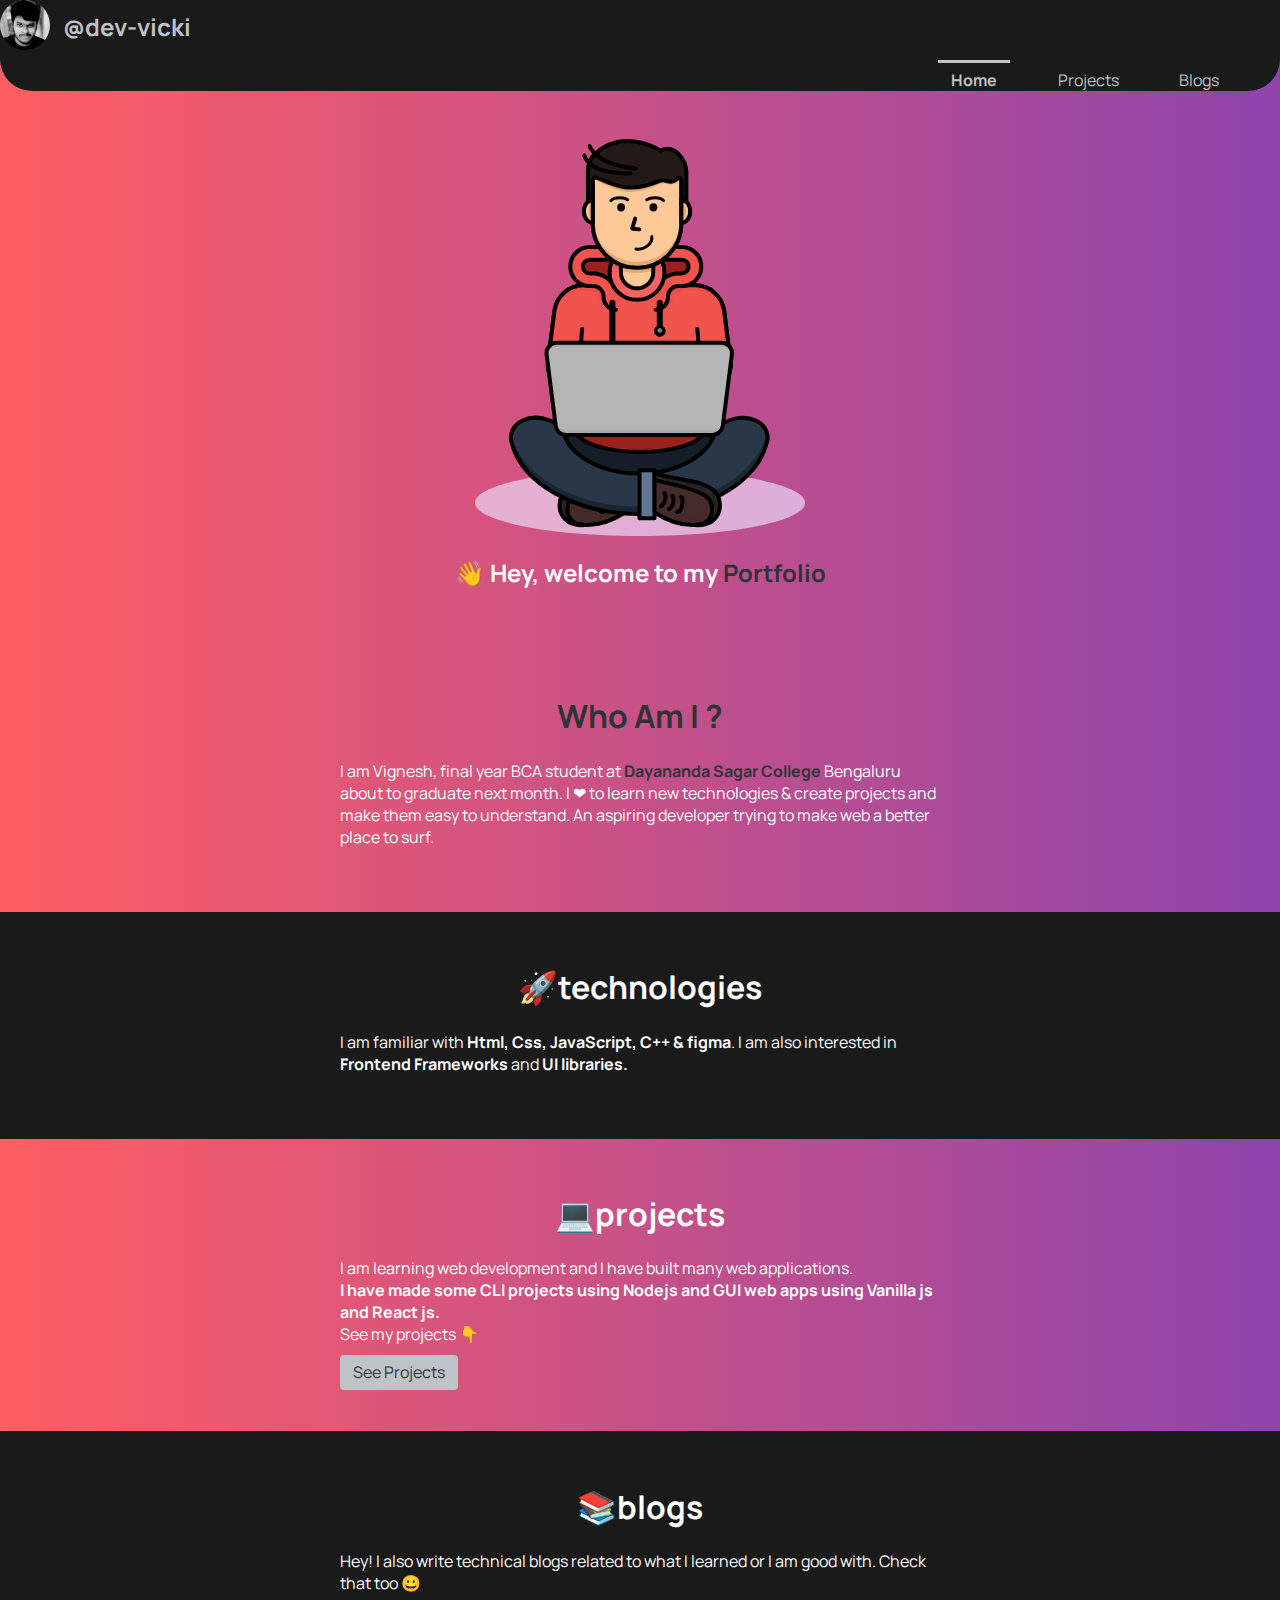
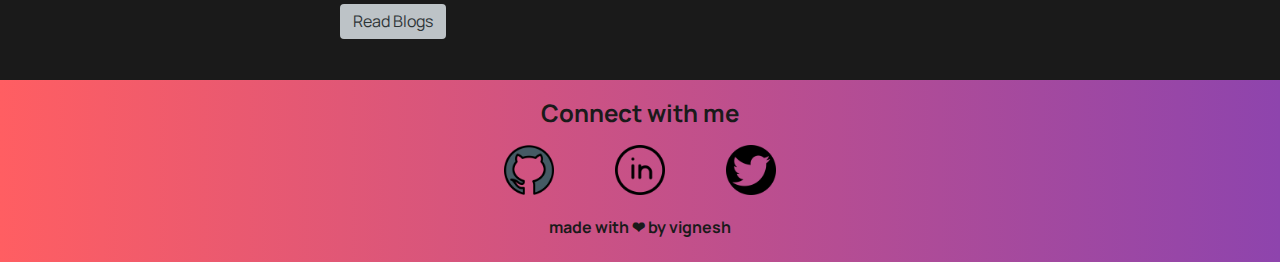
<file: index.html>
<!DOCTYPE html>
<html lang="en">
<head>
    <meta charset="UTF-8">
    <meta http-equiv="X-UA-Compatible" content="IE=edge">
    <meta name="viewport" content="width=device-width, initial-scale=1.0">
    <title>Home | Vignesh</title>
    <link rel="stylesheet" href="style.css">
</head>
<body>
        <nav class="navigation">
        <img src="./assets/Vicki.jpg" alt="nav-logo" class="nav-logo" />
        <div class="nav-brand">@dev-vicki</div>
        <ul class="nav-pill list-non-bullet">
            <li class="list-item-inline">
                <a class="link link-active" href="/">Home</a>
            </li>
            <li class="list-item-inline">
                <a class="link" href="projects.html">Projects</a>
            </li>
            <li class="list-item-inline">
                <a class="link" href="blogs.html">Blogs</a>
            </li>
        </ul>
    </nav>

    <header class="hero">
        <img class="hero-img" src="/assets/hero-pic.svg" alt="hero-image">
        <h2 class="hero-heading"> 👋 Hey, welcome to my
            <span class="heading-inverse"> Portfolio</span>
        </h2>
    </header>

        <section class="section">
        <div class="container container-center">
            <h1 class="heading">Who Am I ?</h1>
            <p>I am Vignesh, final year BCA student at <a href="https://dscasc.edu.in/" target="_blank" style="text-decoration: none; color: #2d3436;" ><strong> Dayananda Sagar College </strong></a>  Bengaluru about to graduate next month.
            I ❤ to learn new technologies & create projects and make them easy to understand.
            An aspiring developer trying to make web a better place to surf.
            </p>
        </div>
    </section>

    <section class="section dark-section">
        <div class="container container-center">
            <h1>🚀technologies</h1>
            <p>I am familiar with <strong >Html, Css, JavaScript, C++ & figma</strong>.
                I am also interested in <strong>Frontend Frameworks </strong>and <strong>UI libraries.</strong></p>
        </div>
    </section>

    <section class="section ">
        <div class="container container-center">
            <h1>💻projects</h1>
            <p>I am learning web development and I have built many web applications.<br>
                <strong>
                    I have made some CLI projects using Nodejs and GUI web apps using Vanilla js and React js.
                </strong><br>
                See my projects 👇
            </p>
            <a class="link primary-link" href="projects.html">See Projects</a>
        </div>
    </section>

    <section class="section dark-section">
        <div class="container container-center">
            <h1>📚blogs</h1>
            <p>Hey! I also write technical blogs related to what I learned or I am good with. Check that too 😀</p>
            <a class="link primary-link" href="blogs.html">Read Blogs</a>
        </div>
    </section>

        <footer class="footer">
        <div class="footer-header">Connect with me</div>
        <ul class="social-links list-non-bullet">
            <li class="list-item-inline"><a class="link" href="https://github.com/dev-vicki"><img
                        src="./assets/github.png" alt=""></a></li>
            <li class="list-item-inline"><a class="link" href="https://www.linkedin.com/in/vignesh77/"><img
                        src="./assets/linkedin.png" alt=""></a></li>
            <li class="list-item-inline"><a class="link" href="https://twitter.com/dev_vicki"><img
                        src="./assets/twitter.png" alt=""></a></li>
            <div class="footer-footer">made with ❤ by vignesh</div>
    </footer>
</body>
</html>

<!--
        background-image: linear-gradient(to right,#e052a0,#f15c41);

.contribute .contribute__c2a {
    background-image: linear-gradient(to right,#e052a0,#f15c41);
    color: #fff;
    cursor: pointer;
    border-radius: 3px;
    display: inline-block;
    font-size: 17px;
    font-weight: 600;
    padding: 14px 14px 13px;
    transition: box-shadow 140ms;
}
 -->
</file>
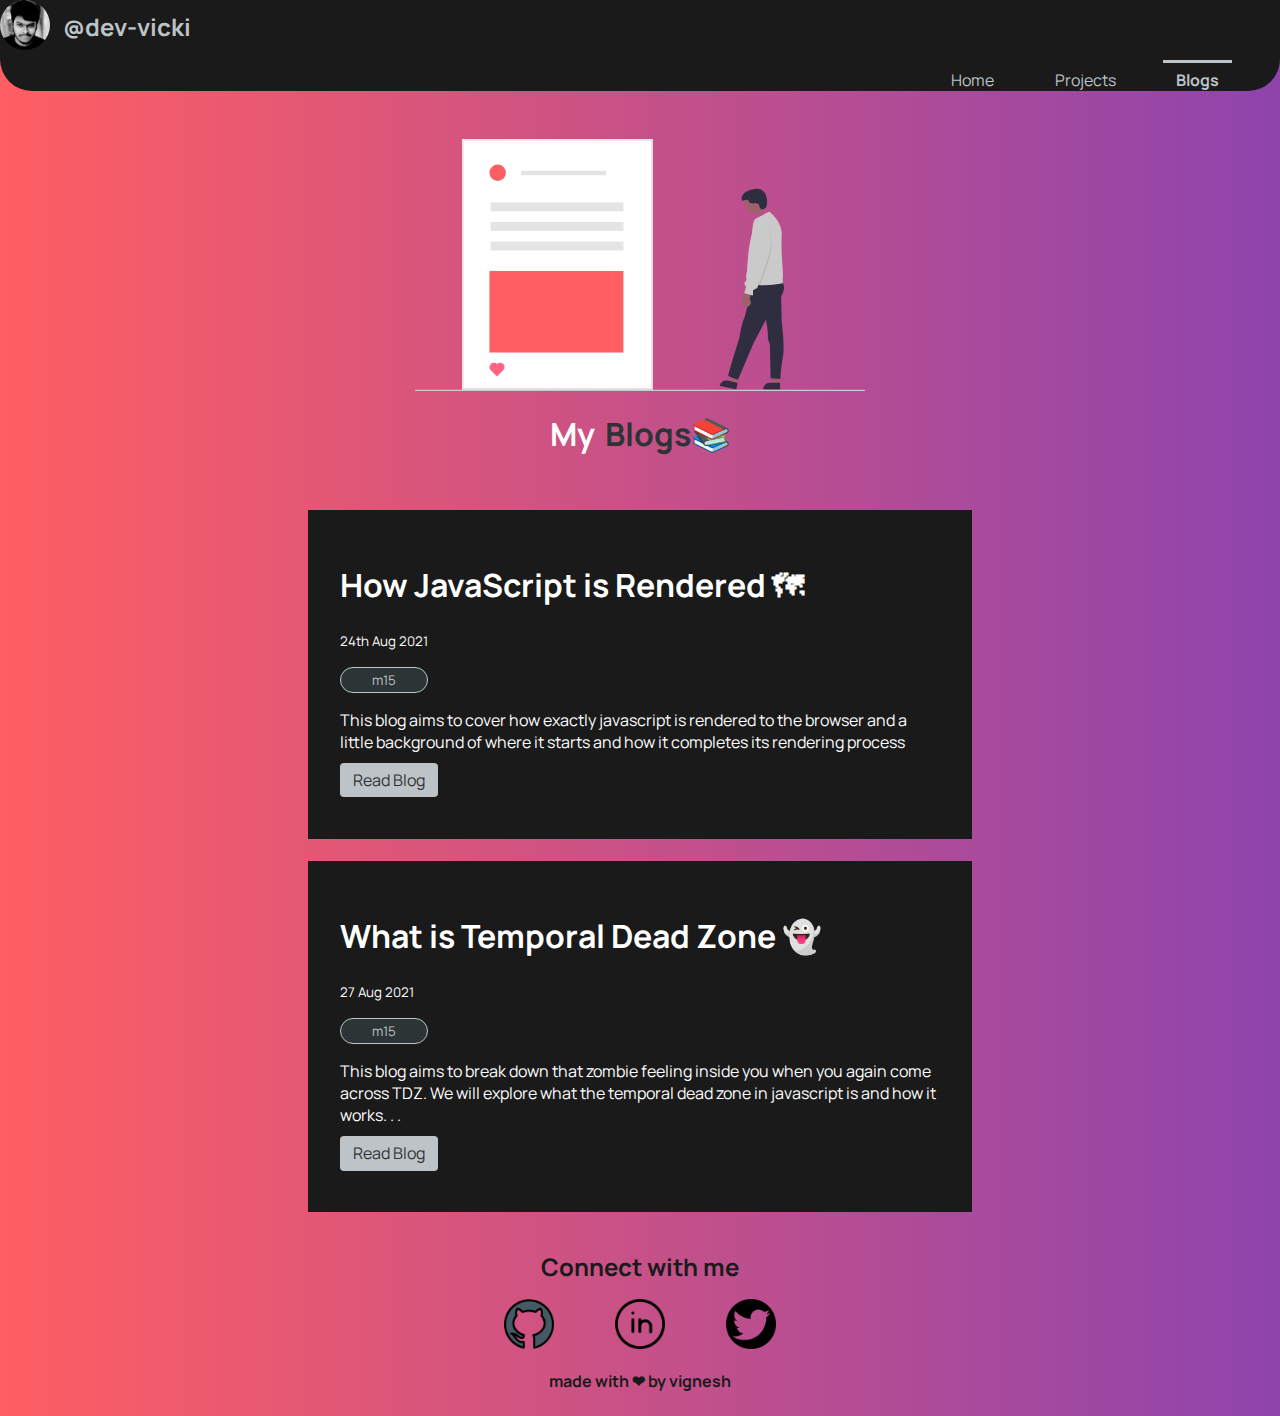
<file: blogs.html>
<!DOCTYPE html>
<html lang="en">

<head>
    <meta charset="UTF-8">
    <meta http-equiv="X-UA-Compatible" content="IE=edge">
    <meta name="viewport" content="width=device-width, initial-scale=1.0">
    <title>Blogs | Vignesh</title>
    <link rel="stylesheet" href="style.css">
</head>

<body>
    <nav class="navigation">
        <img src="./assets/Vicki.jpg" alt="nav-logo" class="nav-logo" />
        <div class="nav-brand">@dev-vicki</div>
        <ul class="nav-pill list-non-bullet">
            <li class="list-item-inline">
                <a class="link" href="/">Home</a>
            </li>
            <li class="list-item-inline">
                <a class="link" href="projects.html">Projects</a>
            </li>
            <li class="list-item-inline">
                <a class="link link-active" href="blogs.html">Blogs</a>
            </li>
        </ul>
    </nav>

    <header class="hero">
        <img class="hero-img" src="/assets/blogs.svg" alt="hero-image">

        <h1 class="hero-heading">My<span class="heading-inverse" style="margin-left: 10px;">Blogs</span>📚
        </h1>
    </header>


    <div class="blog-card section dark-section container container-center">
        <h1 style="text-align: left;"> How JavaScript is Rendered 🗺 </h1>
        <small>24th Aug 2021</small>
        <div class="badge">
            m15
        </div>
        <p>This blog aims to cover how exactly javascript is rendered to the browser and a little background of where it starts and how it completes its rendering process </p>

        <a class="link primary-link" href="/blogs/article1.html">Read Blog</a>
    </div>
    <br>

    <div class="blog-card section dark-section container container-center">
        <h1 style="text-align: left;">What is Temporal Dead Zone 👻 </h1>
        <small>27 Aug 2021</small>
        <div class="badge">
            m15
        </div>
        <p>This blog aims to break down that zombie feeling inside you when you again come across TDZ. We will explore what the temporal dead zone in javascript is and how it works. . .</p>

        <a class="link primary-link" href="/blogs/article2.html">Read Blog</a>
    </div>
    <br>


    <footer class="footer">
        <div class="footer-header">Connect with me</div>
        <ul class="social-links list-non-bullet">
            <li class="list-item-inline"><a class="link" href="https://github.com/dev-vicki"><img
                        src="./assets/github.png" alt=""></a></li>
            <li class="list-item-inline"><a class="link" href="https://www.linkedin.com/in/vignesh77/"><img
                        src="./assets/linkedin.png" alt=""></a></li>
            <li class="list-item-inline"><a class="link" href="https://twitter.com/dev_vicki"><img
                        src="./assets/twitter.png" alt=""></a></li>
            <div class="footer-footer">made with ❤ by vignesh</div>
    </footer>
</body>

</html>
</file>
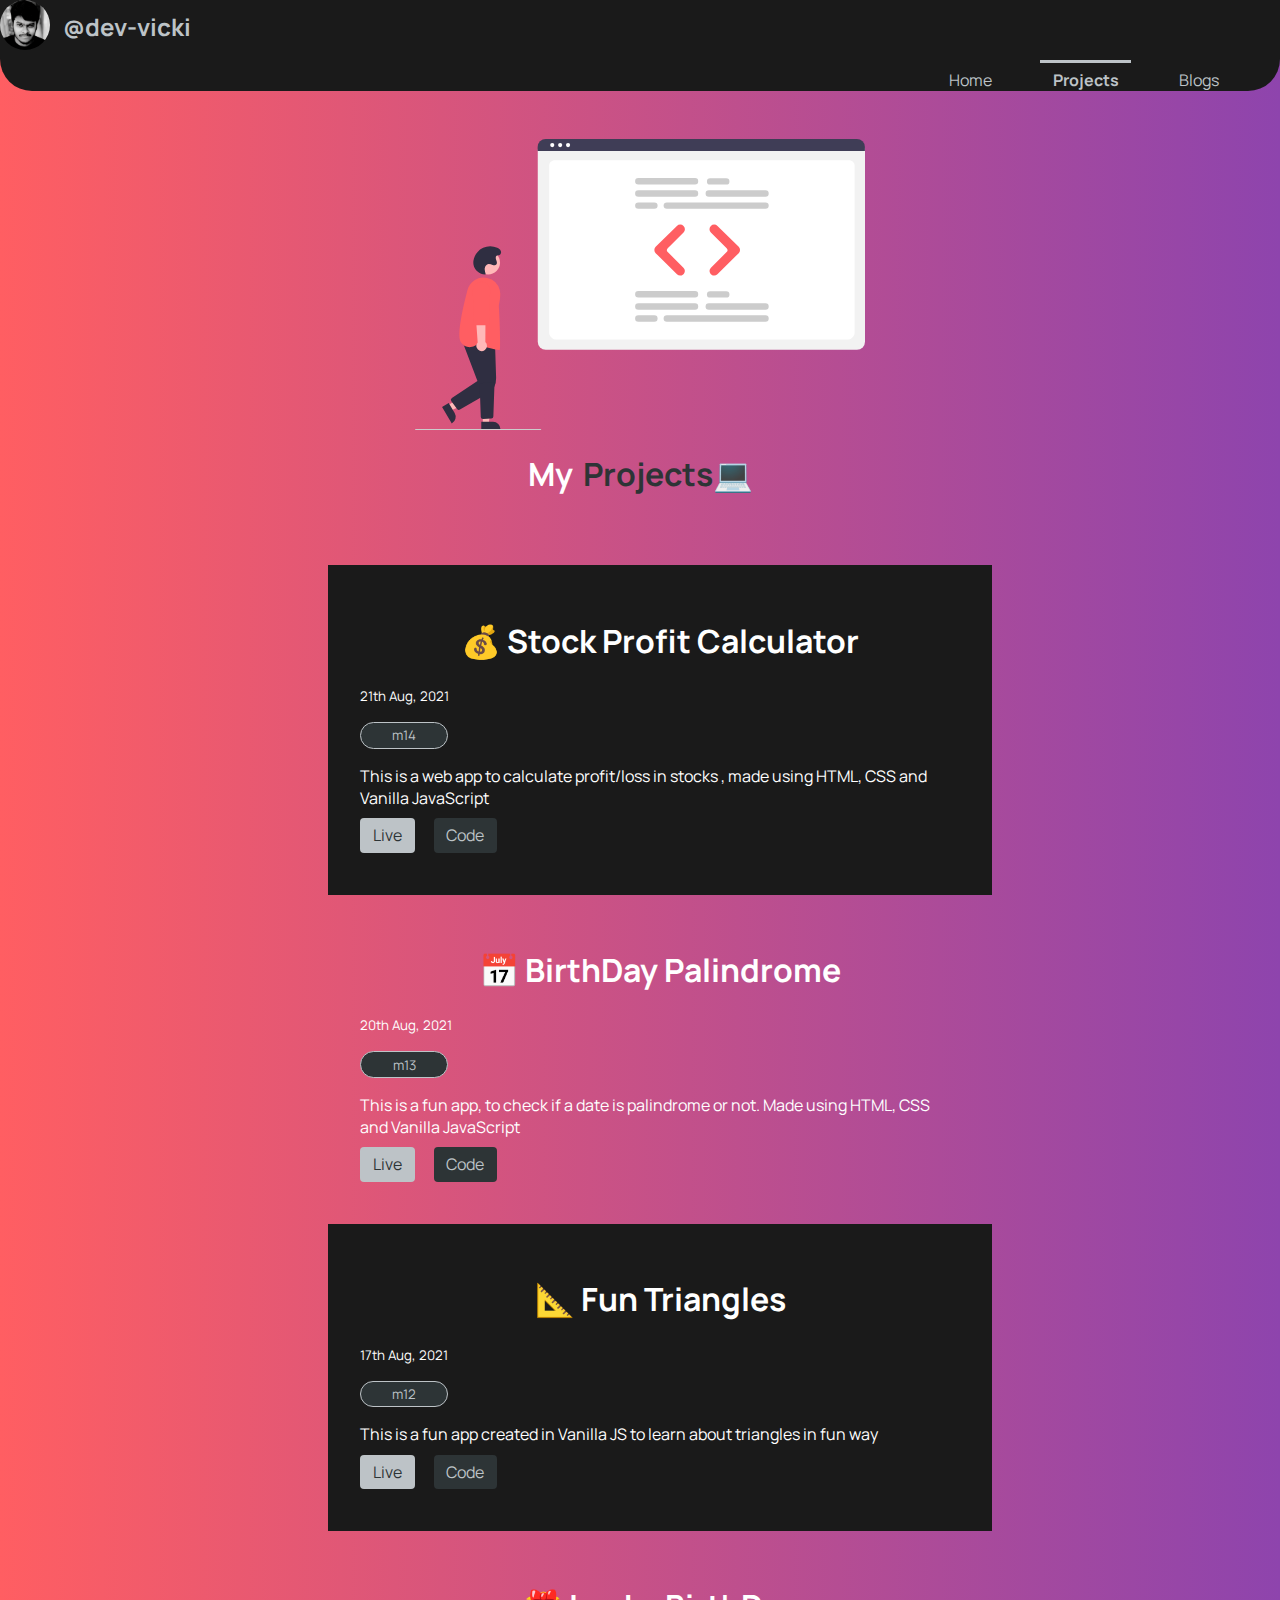
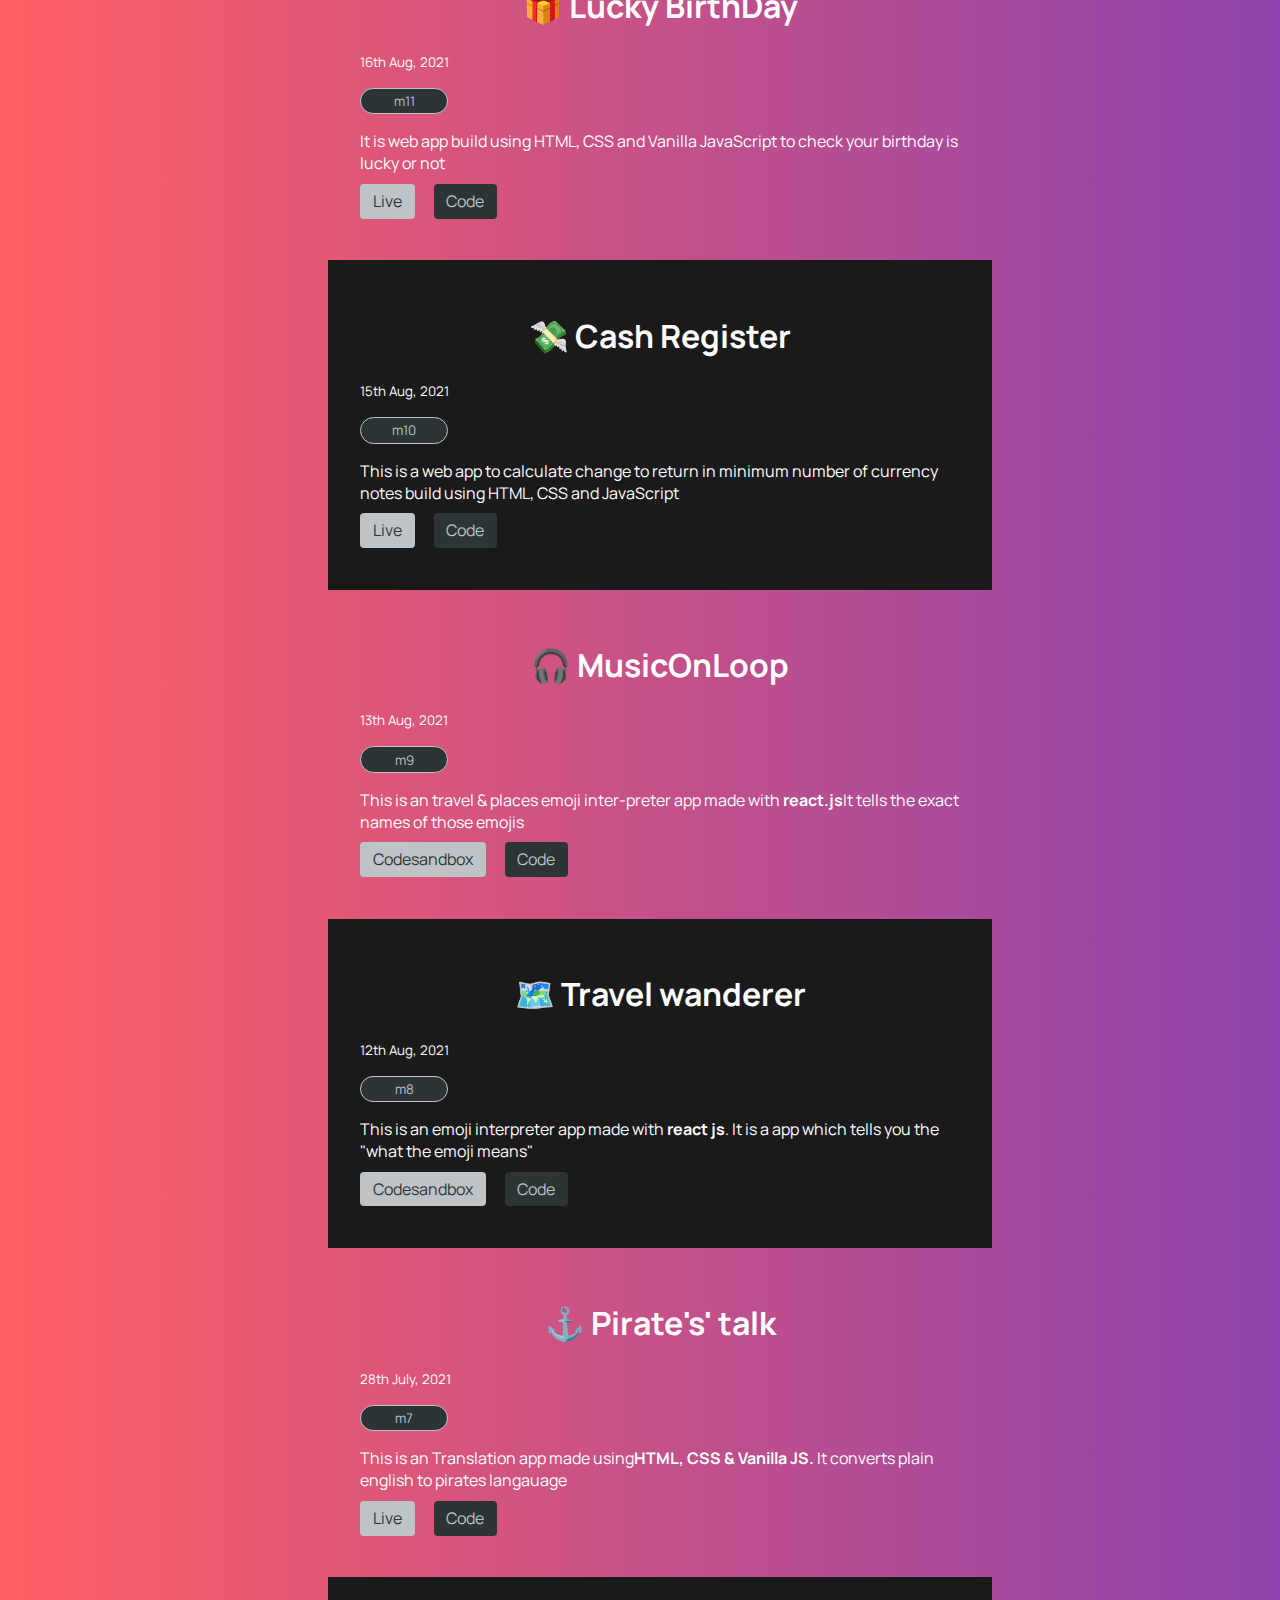
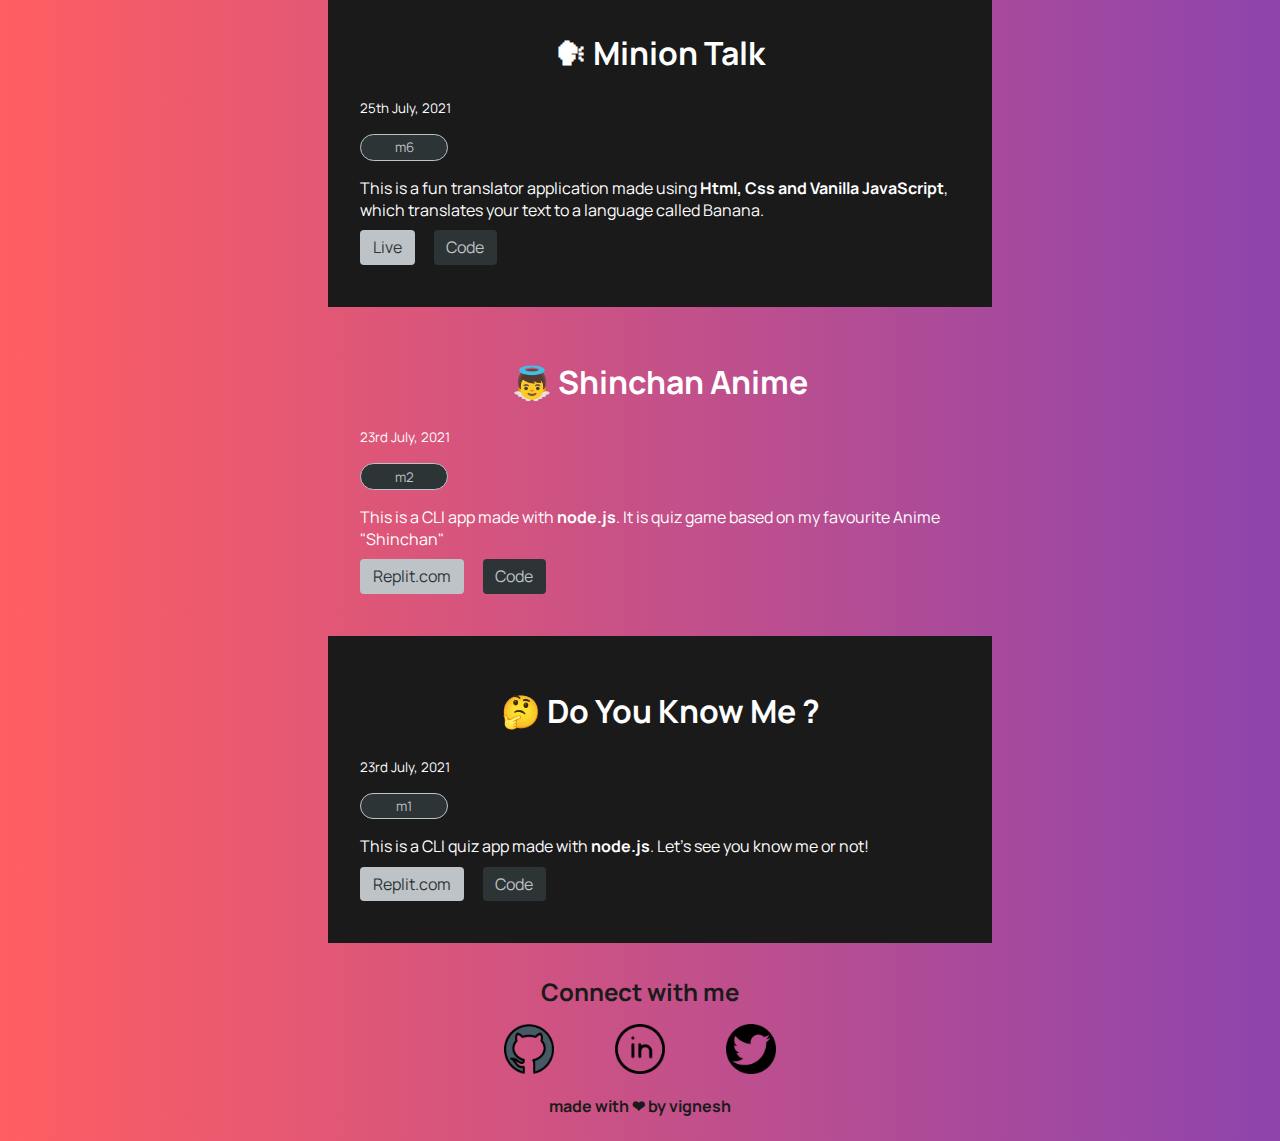
<file: projects.html>
<!DOCTYPE html>
<html lang="en">

<head>
    <meta charset="UTF-8">
    <meta http-equiv="X-UA-Compatible" content="IE=edge">
    <meta name="viewport" content="width=device-width, initial-scale=1.0">
    <title>Projects | Vignesh</title>
    <link rel="stylesheet" href="style.css">
</head>

<body>
    <nav class="navigation">
        <img src="./assets/Vicki.jpg" alt="nav-logo" class="nav-logo" />
        <div class="nav-brand">@dev-vicki</div>
        <ul class="nav-pill list-non-bullet">
            <li class="list-item-inline">
                <a class="link " href="/">Home</a>
            </li>
            <li class="list-item-inline">
                <a class="link link-active" href="projects.html">Projects</a>
            </li>
            <li class="list-item-inline">
                <a class="link" href="blogs.html">Blogs</a>
            </li>
        </ul>
    </nav>



    <header class="hero">
        <img class="hero-img" src="/assets/projects.svg" alt="hero-image">

        <h1 class="hero-heading">My<span style="margin-left: 10px;" class="heading-inverse">Projects</span>💻
        </h1>
    </header>


    <ul class="list-non-bullet">

        <li>
            <div class="section dark-section container container-center">
                <h1>💰 Stock Profit Calculator </h1>
                <small>21th Aug, 2021</small>
                <br>
                <div class="badge">
                    m14
                </div>
                <p>This is a web app to calculate profit/loss in stocks , made using HTML, CSS and Vanilla JavaScript
                </p>
                <a href="https://stock-calculater.netlify.app/" class="link primary-link" style="margin-right: 1rem;">Live</a>
                <a href="https://github.com/dev-vicki/stock-profit-analyzer" class="link secondary-link">Code</a>
            </div>
        </li>


        <li>
            <div class="section container container-center">
                <h1>📅 BirthDay Palindrome </h1>
                <small>20th Aug, 2021</small>
                <br>
                <div class="badge">
                    m13
                </div>
                <p>This is a fun app, to check if a date is palindrome or not. Made using HTML, CSS and Vanilla
                    JavaScript </p>
                <a href="https://palin-bday.netlify.app/" class="link primary-link" style="margin-right: 1rem;">Live</a>
                <a href="https://github.com/dev-vicki/palindrome" class="link secondary-link">Code</a>
            </div>
        </li>

        <li>
            <div class="section dark-section container container-center">
                <h1>📐 Fun Triangles </h1>
                <small>17th Aug, 2021</small>
                <br>
                <div class="badge">
                    m12
                </div>
                <p>This is a fun app created in Vanilla JS to learn about triangles in fun way</p>
                <a href="https://try-triangle.netlify.app/" class="link primary-link" style="margin-right: 1rem;">Live</a>
                <a href="https://github.com/dev-vicki/try-triangle" class="link secondary-link">Code</a>
            </div>
        </li>

        <li>
            <div class="section container container-center">
                <h1>🎁 Lucky BirthDay </h1>
                <small>16th Aug, 2021</small>
                <br>
                <div class="badge">
                    m11
                </div>
                <p>It is web app build using HTML, CSS and Vanilla JavaScript to check your birthday is lucky or not
                </p>
                <a href="https://luckkybday.netlify.app/" class="link primary-link" style="margin-right: 1rem;">Live</a>
                <a href="https://github.com/dev-vicki/lucky-birthday" class="link secondary-link">Code</a>
            </div>
        </li>

        <li>
            <div class="section dark-section container container-center">
                <h1>💸 Cash Register </h1>
                <small>15th Aug, 2021</small>
                <br>
                <div class="badge">
                    m10
                </div>
                <p>This is a web app to calculate change to return in minimum number of currency notes build using HTML,
                    CSS and JavaScript</p>
                <a href="https://cashregistryy.netlify.app/" class="link primary-link" style="margin-right: 1rem;">Live</a>
                <a href="https://github.com/dev-vicki/cash-register" class="link secondary-link">Code</a>
            </div>
        </li>

        <li>
            <div class="section container container-center">
                <h1> 🎧 MusicOnLoop</h1>
                <small>13th Aug, 2021</small>
                <br>
                <div class="badge">
                    m9
                </div>
                <p>This is an travel & places emoji inter-preter app made with <strong>react.js</strong>It tells the
                    exact names of those emojis</p>
                <a href="https://v30ue.csb.app/" class="link primary-link" style="margin-right: 1rem;">Codesandbox</a>
                <a href="https://github.com/dev-vicki/musicOnLoop" class="link secondary-link">Code</a>
            </div>
        </li>

        <li>
            <div class="section dark-section container container-center">
                <h1> 🗺️ Travel wanderer</h1>
                <small>12th Aug, 2021</small>
                <br>
                <div class="badge">
                    m8
                </div>
                <p>This is an emoji interpreter app made with <strong>react js</strong>. It is a app which tells you the
                    "what the emoji means"</p>
                <a href="https://rwnme.csb.app/" class="link primary-link" style="margin-right: 1rem;">Codesandbox</a>
                <a href="https://github.com/dev-vicki/emojiInterpreter" class="link secondary-link">Code</a>
            </div>
        </li>

        <li>
            <div class="section container container-center">
                <h1> ⚓ Pirate's' talk </h1>
                <small>28th July, 2021</small>
                <br>
                <div class="badge">
                    m7
                </div>
                <p>This is an Translation app made using<strong>HTML, CSS & Vanilla JS.</strong> It converts plain
                    english to pirates langauage</p>
                <a href="https://pirate-speaking.netlify.app/" class="link primary-link" style="margin-right: 1rem;">Live</a>
                <a href="https://github.com/dev-vicki/pirate-language" class="link secondary-link">Code</a>
            </div>
        </li>

        <li>
            <div class="section dark-section container container-center">
                <h1> 🗣 Minion Talk</h1>
                <small>25th July, 2021</small>
                <br>
                <div class="badge">
                    m6
                </div>
                <p>This is a fun translator application made using <strong>Html, Css and Vanilla JavaScript</strong>,
                    which translates your text to a language called Banana. </p>
                <a href="https://mini-onion.netlify.app/" class="link primary-link" style="margin-right: 1rem;">Live</a>
                <a href="https://github.com/dev-vicki/minion_talk" class="link secondary-link">Code</a>

            </div>

        </li>

        <li>
            <div class="section container container-center">
                <h1> 👼 Shinchan Anime </h1>
                <small>23rd July, 2021</small>
                <br>
                <div class="badge">
                    m2
                </div>
                <p>This is a CLI app made with <strong>node.js</strong>. It is quiz game based on my favourite Anime
                    "Shinchan"</p>
                <a href="https://replit.com/@vignesh78/ShinchanQuiz#index.js?embed=1&output=1" class="link primary-link" style="margin-right: 1rem;">Replit.com</a>
                <a href="https://github.com/dev-vicki/markTwo" class="link secondary-link">Code</a>
            </div>
        </li>


        <li>
            <div class="section dark-section container container-center">
                <h1>🤔 Do You Know Me ?</h1>
                <small>23rd July, 2021</small>
                <br>
                <div class="badge">
                    m1
                </div>
                <p>This is a CLI quiz app made with <strong>node.js</strong>. Let's see you know me or not! </p>
                <a href="https://replit.com/@vignesh78/lessonOne#index.js?embed=1&output=1" class="link primary-link" style="margin-right: 1rem;">Replit.com</a>
                <a href="https://github.com/dev-vicki/markOne" class="link secondary-link">Code</a>

            </div>

        </li>
    </ul>


    <footer class="footer">
        <div class="footer-header">Connect with me</div>
        <ul class="social-links list-non-bullet">
            <li class="list-item-inline"><a class="link" href="https://github.com/dev-vicki"><img
                        src="./assets/github.png" alt=""></a></li>
            <li class="list-item-inline"><a class="link" href="https://www.linkedin.com/in/vignesh77/"><img
                        src="./assets/linkedin.png" alt=""></a></li>
            <li class="list-item-inline"><a class="link" href="https://twitter.com/dev_vicki"><img
                        src="./assets/twitter.png" alt=""></a></li>
            <div class="footer-footer">made with ❤ by vignesh</div>
    </footer>
</body>

</html>
</file>
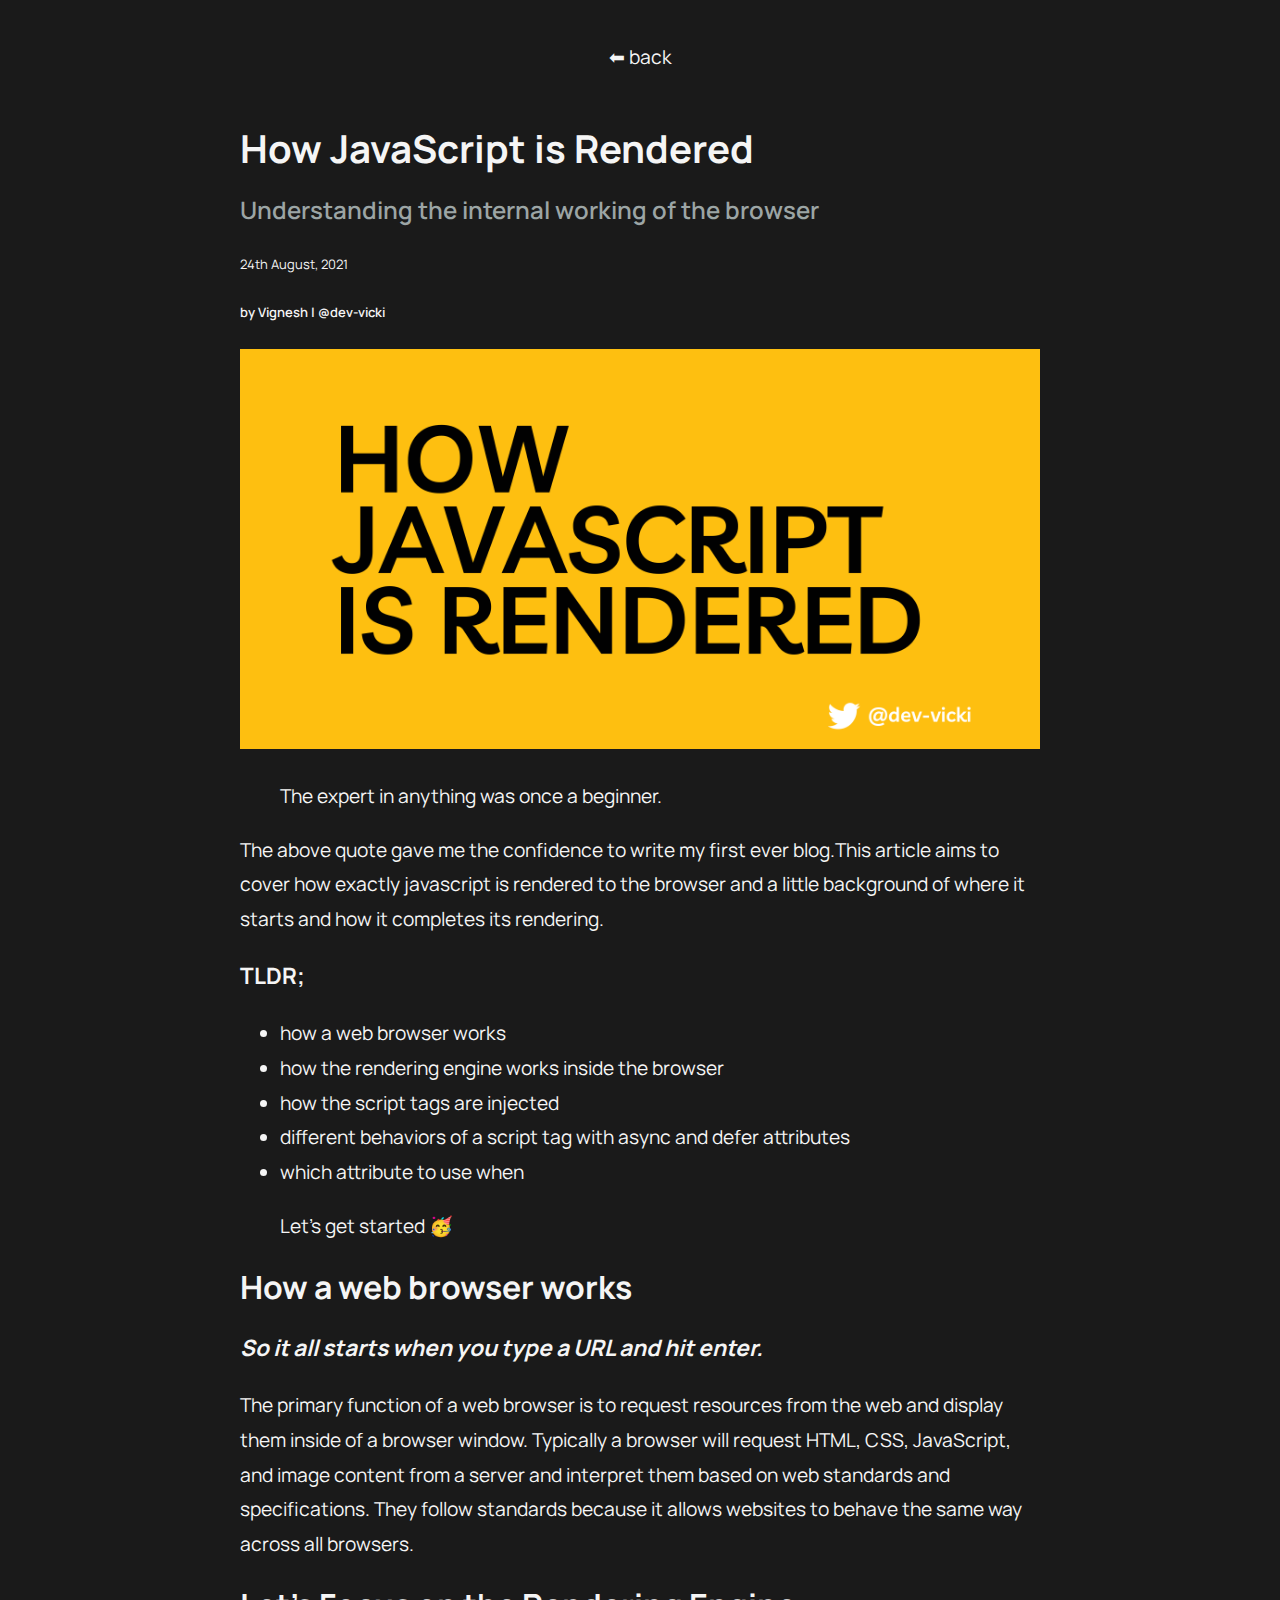
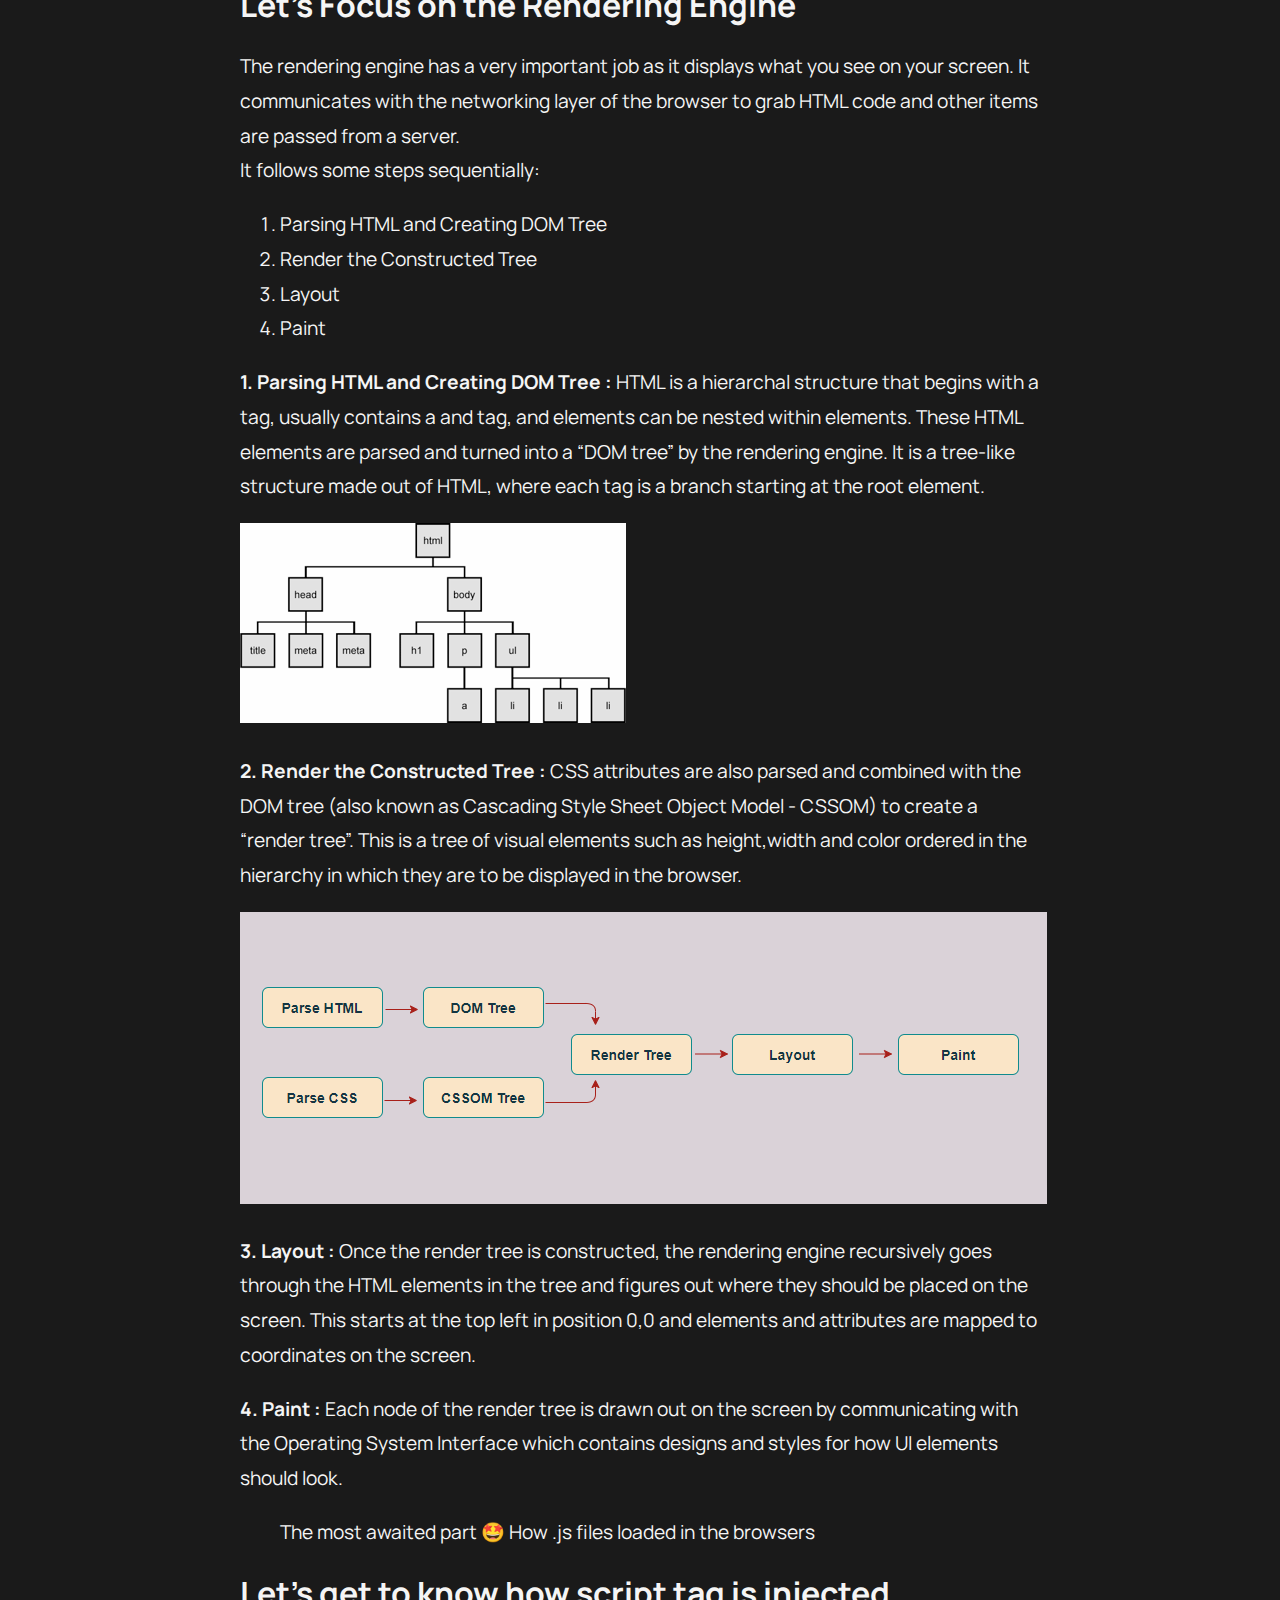
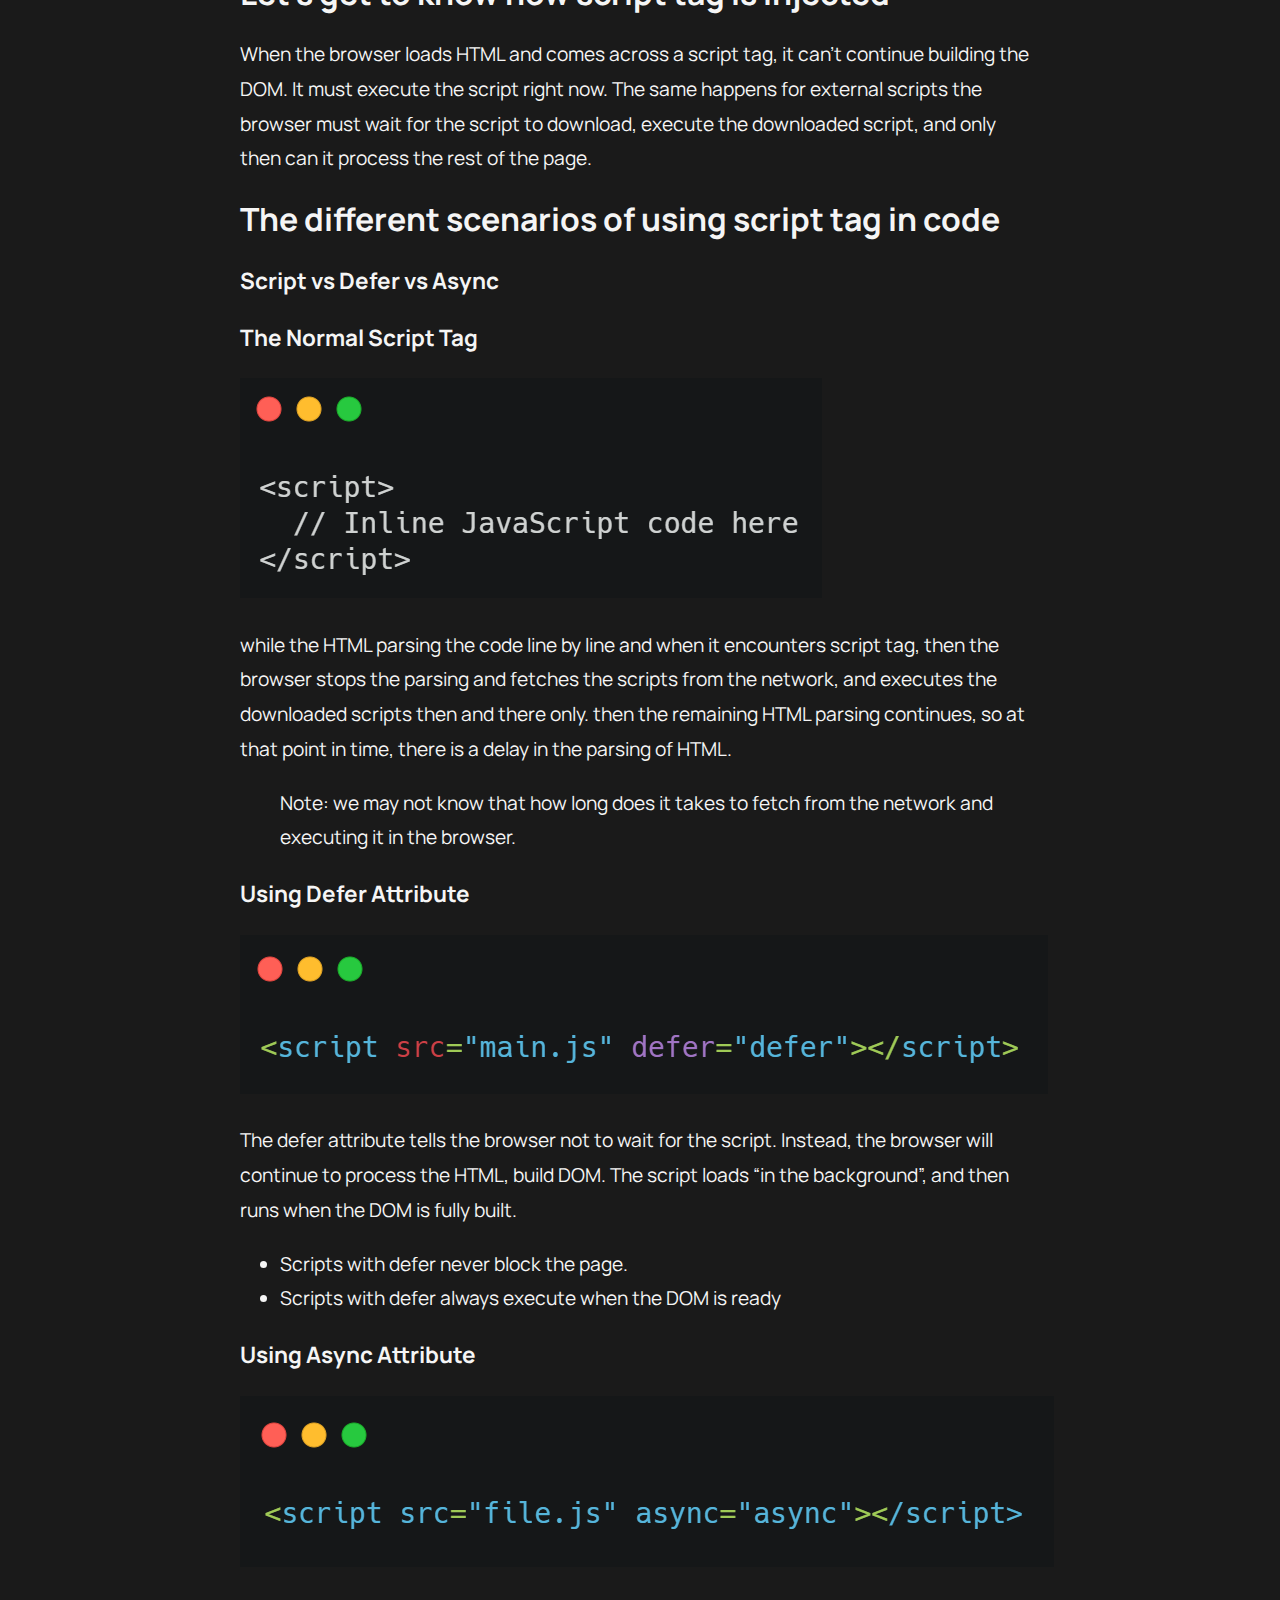
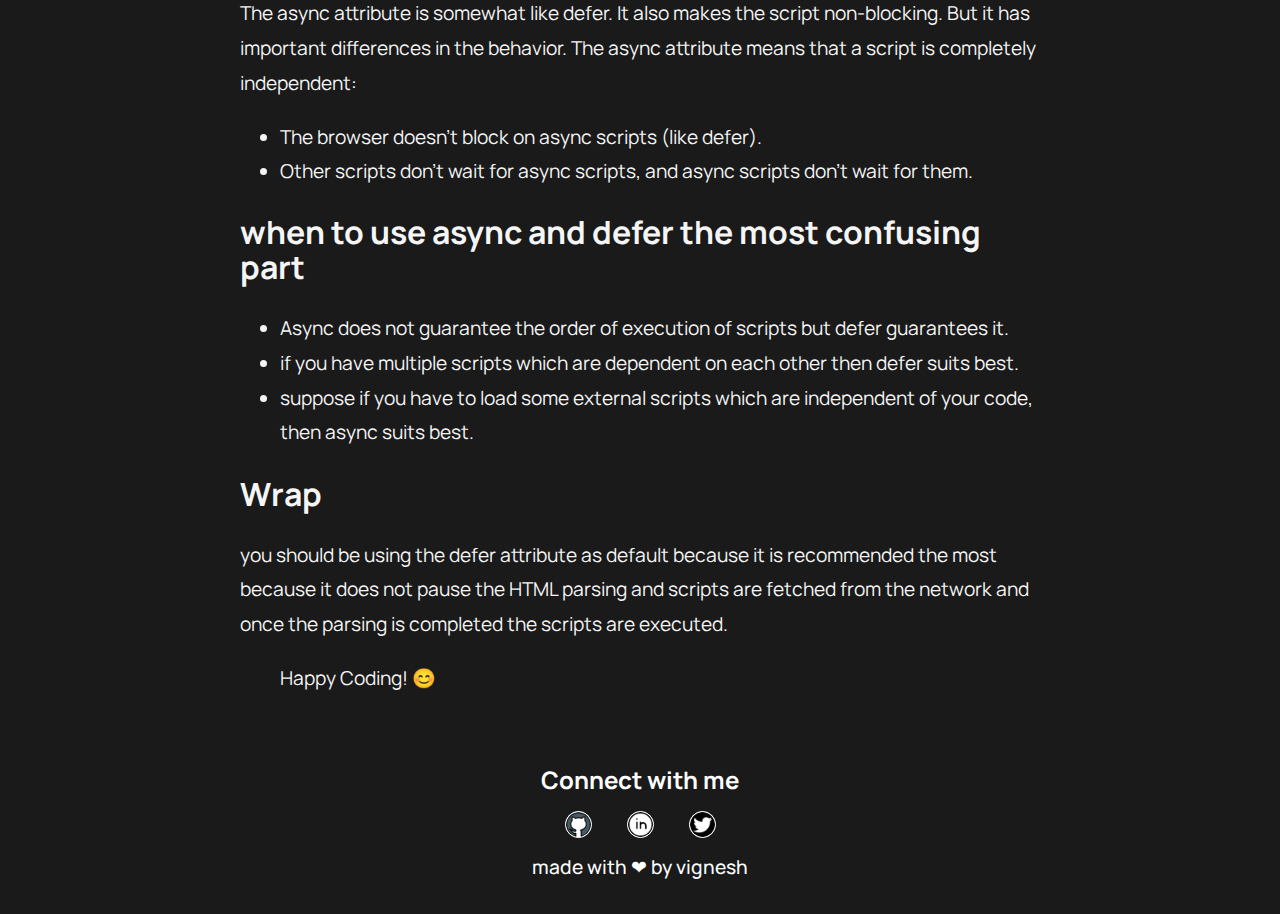
<file: blogs/article1.html>
<!DOCTYPE html>
<html lang="en">

<head>
    <meta charset="UTF-8">
    <meta http-equiv="X-UA-Compatible" content="IE=edge">
    <meta name="viewport" content="width=device-width, initial-scale=1.0">
    <title>How JavaScript is rendered in the browser</title>
    <link rel="stylesheet" href="style.css">
</head>

<body>
    <header> <a href="/blogs.html"> ⬅ back</a> </header>

    <main class="post">
        <h1 class="article-heading">How JavaScript is Rendered</h1>
        <h2 class="article-heading2">Understanding the internal working of the browser</h2>
        <P class="published-date"> 24th August, 2021</P>
        <p class="author">by Vignesh | @dev-vicki</p>
        <p class="blog-cover">
            <img src="../assets/cover.png" alt="blog-cover" loading="lazy">
        </p>

        <article class="content">
            <blockquote> The expert in anything was once a beginner.</blockquote>

            <p>The above quote gave me the confidence to write my first ever blog.This article aims to cover how exactly javascript is rendered to the browser and a little background of where it starts and how it completes its rendering.</p>

            <h3>TLDR;</h3>
            <ul>
                <li>how a web browser works</li>
                <li>how the rendering engine works inside the browser</li>
                <li>how the script tags are injected </li>
                <li> different behaviors of a script tag with async and defer attributes</li>
                <li>which attribute to use when </li>
            </ul>
            <blockquote>Let's get started 🥳</blockquote>

            <h2>How a web browser works</h2>
            <h3><i>So it all starts when you type a URL and hit enter.</i></h3>
            <p>The primary function of a web browser is to request resources    from the web and display them inside of a browser window. Typically a browser will request HTML, CSS, JavaScript, and image content from a server and interpret them based on web standards and specifications. They follow standards because it allows websites to behave the same way across all browsers. </p>

            <h2>Let’s Focus on the Rendering Engine</h2>
            <p>The rendering engine has a very important job as it displays what you see on your screen. It communicates
                with the networking layer of the browser to grab HTML code and other items are passed from a server.
                <br>
                It follows some steps sequentially:</p>
            <ol>
                <li>Parsing HTML and Creating DOM Tree</li>
                <li>Render the Constructed Tree</li>
                <li>Layout</li>
                <li>Paint</li>
            </ol>
            <p><b>1. Parsing HTML and Creating DOM Tree : </b> HTML is a hierarchal structure that begins with a tag,
                usually contains a and tag, and elements can be nested within elements. These HTML elements are parsed
                and turned into a “DOM tree” by the rendering engine. It is a tree-like structure made out of HTML,
                where each tag is a branch starting at the root element.</p>
            <img src="../assets/dom.png" alt="DOM">

            <p><b>2. Render the Constructed Tree : </b> CSS attributes are also parsed and combined with the DOM tree
                (also known as Cascading Style Sheet Object Model - CSSOM) to create a “render tree”. This is a tree of
                visual elements such as height,width and color ordered in the hierarchy in which they are to be
                displayed in the browser.</p>
            <img src="../assets/renderingTree.png" alt="Render Tree">

            <p><b>3. Layout :</b>
                Once the render tree is constructed, the rendering engine recursively goes through the HTML elements in
                the tree and figures out where they should be placed on the screen. This starts at the top left in
                position 0,0 and elements and attributes are mapped to coordinates on the screen.</p>
            <p><b>4. Paint :</b> Each node of the render tree is drawn out on the screen by communicating with the
                Operating System Interface which contains designs and styles for how UI elements should look.</p>

            <blockquote>The most awaited part 🤩 How .js files loaded in the browsers</blockquote>

            <h2>Let's get to know how script tag is injected</h2>
            <p>When the browser loads HTML and comes across a script tag, it can’t continue building the DOM. It must
                execute the script right now. The same happens for external scripts the browser must wait for the script
                to download, execute the downloaded script, and only then can it process the rest of the page.</p>

            <h2>The different scenarios of using script tag in code </h2>
            <h3>Script vs Defer vs Async</h3>
            <h3>The Normal Script Tag</h3>
            <img src="../assets/normalScript.png" alt="Normal Script">
            <p>while the HTML parsing the code line by line and when it encounters script tag, then the browser stops
                the parsing and fetches the scripts from the network, and executes the downloaded scripts then and there
                only. then the remaining HTML parsing continues, so at that point in time, there is a delay in the
                parsing of HTML.</p>
            <blockquote>Note: we may not know that how long does it takes to fetch from the network and executing it in
                the browser.</blockquote>

            <h3>Using Defer Attribute</h3>
            <img src="../assets/defer.png" alt="Defer Attribute">
            <p>The defer attribute tells the browser not to wait for the script. Instead, the browser will continue to
                process the HTML, build DOM. The script loads “in the background”, and then runs when the DOM is fully
                built.</p>
            <ul>
                <li>Scripts with defer never block the page.</li>
                <li>Scripts with defer always execute when the DOM is ready</li>
            </ul>

            <h3>Using Async Attribute</h3>
            <img src="../assets//async.png" alt="Async Attribute">
            <p>The async attribute is somewhat like defer. It also makes the script non-blocking. But it has important
                differences in the behavior. The async attribute means that a script is completely independent:</p>
            <ul>
                <li>The browser doesn’t block on async scripts (like defer).</li>
                <li>Other scripts don’t wait for async scripts, and async scripts don’t wait for them.</li>
            </ul>
            <h2>when to use async and defer the most confusing part</h2>
            <ul>
                <li>Async does not guarantee the order of execution of scripts but defer guarantees it.</li>
                <li>if you have multiple scripts which are dependent on each other then defer suits best.</li>
                <li>suppose if you have to load some external scripts which are independent of your code, then async
                    suits best.</li>
            </ul>

            <h2>Wrap</h2>
            <p>you should be using the defer attribute as default because it is recommended the most because it does not
                pause the HTML parsing and scripts are fetched from the network and once the parsing is completed the
                scripts are executed.</p>
            <blockquote> Happy Coding! 😊</blockquote>
        </article>
    </main>
    <footer class="footer">
        <div class="footer-header">Connect with me</div>
        <ul class="social-links list-non-bullet">
            <li class="list-item-inline"><a class="link" href="https://github.com/dev-vicki" target="_blank"><img
                        src="../assets/github.png" alt="Github"></a></li>
            <li class="list-item-inline"><a class="link" href="https://www.linkedin.com/in/vignesh77/" target="_blank"><img
                        src="../assets/linkedin.png" alt="linkedin"></a></li>
            <li class="list-item-inline"><a class="link" href="https://twitter.com/dev_vicki" target="_blank"><img
                        src="../assets/twitter.png" alt="twitter"></a></li>
            <div class="footer-footer">made with ❤ by vignesh</div>
    </footer>
</body>

</html>
</file>
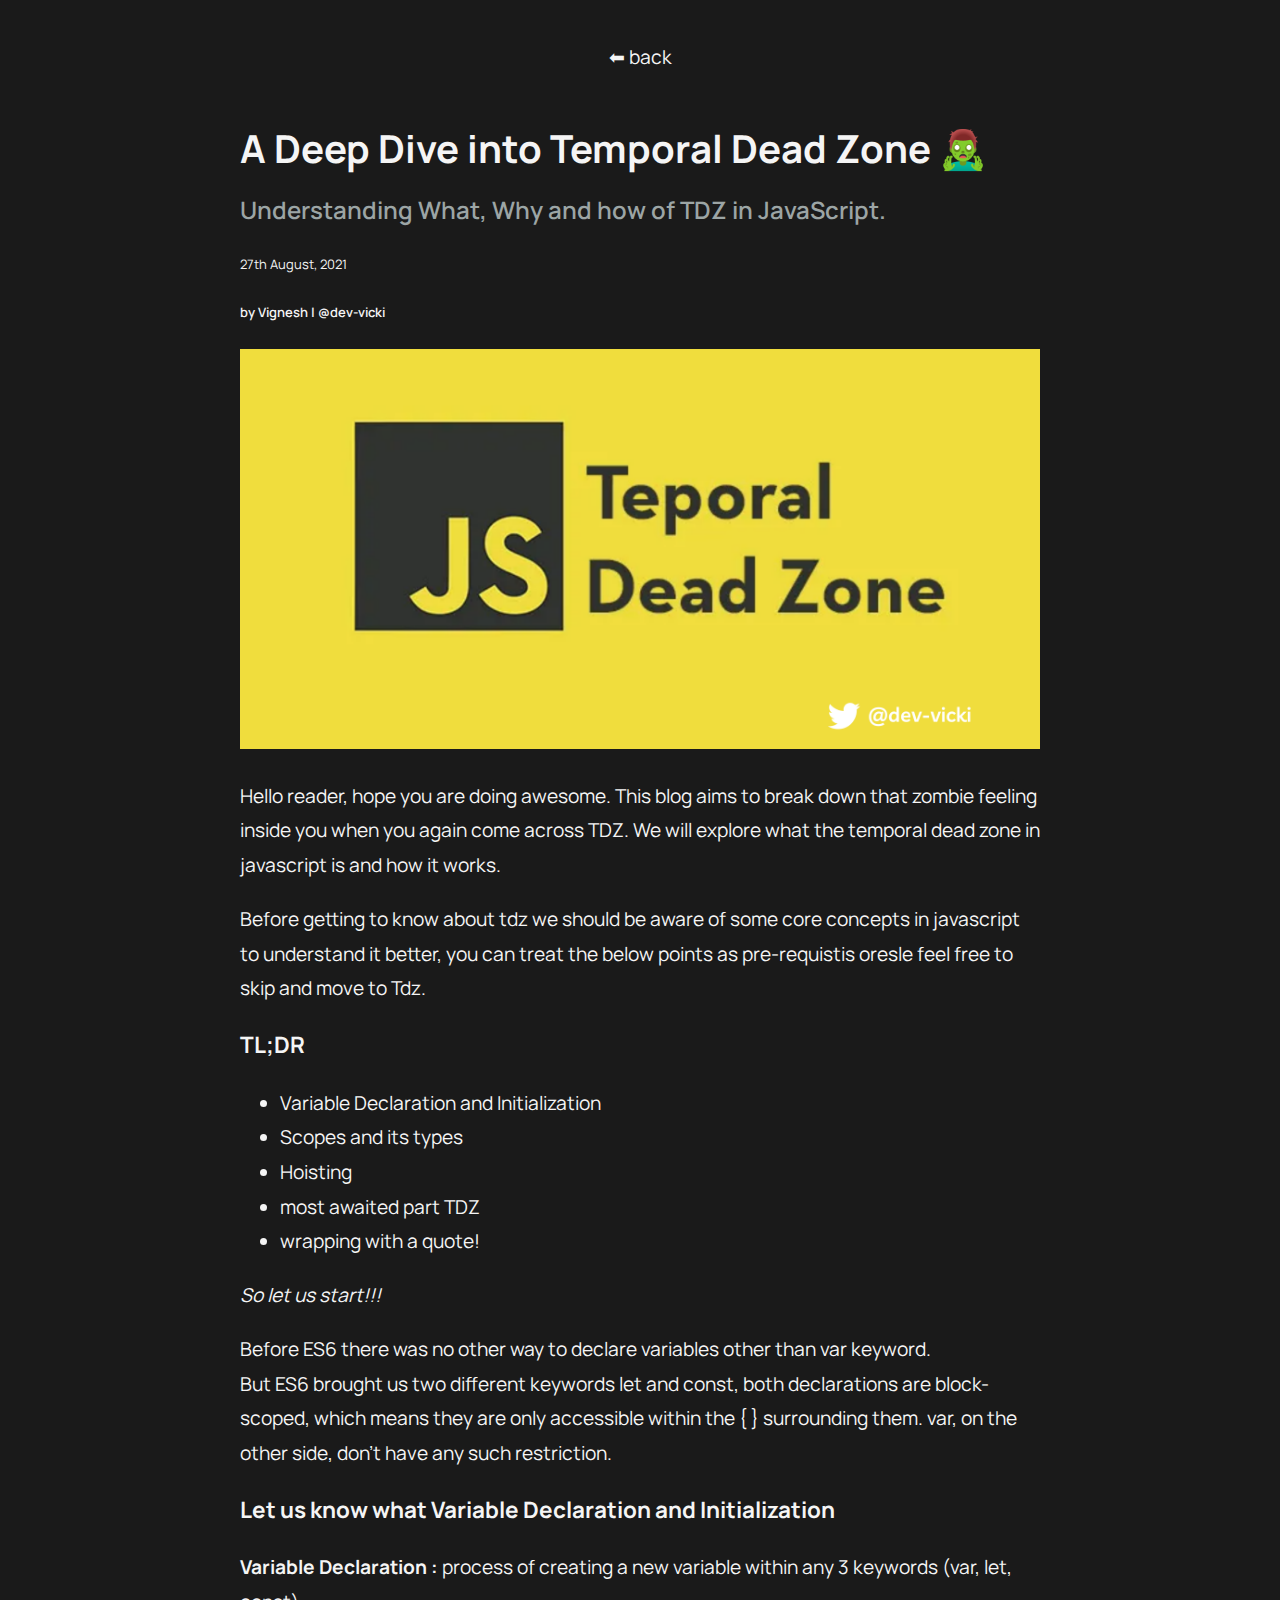
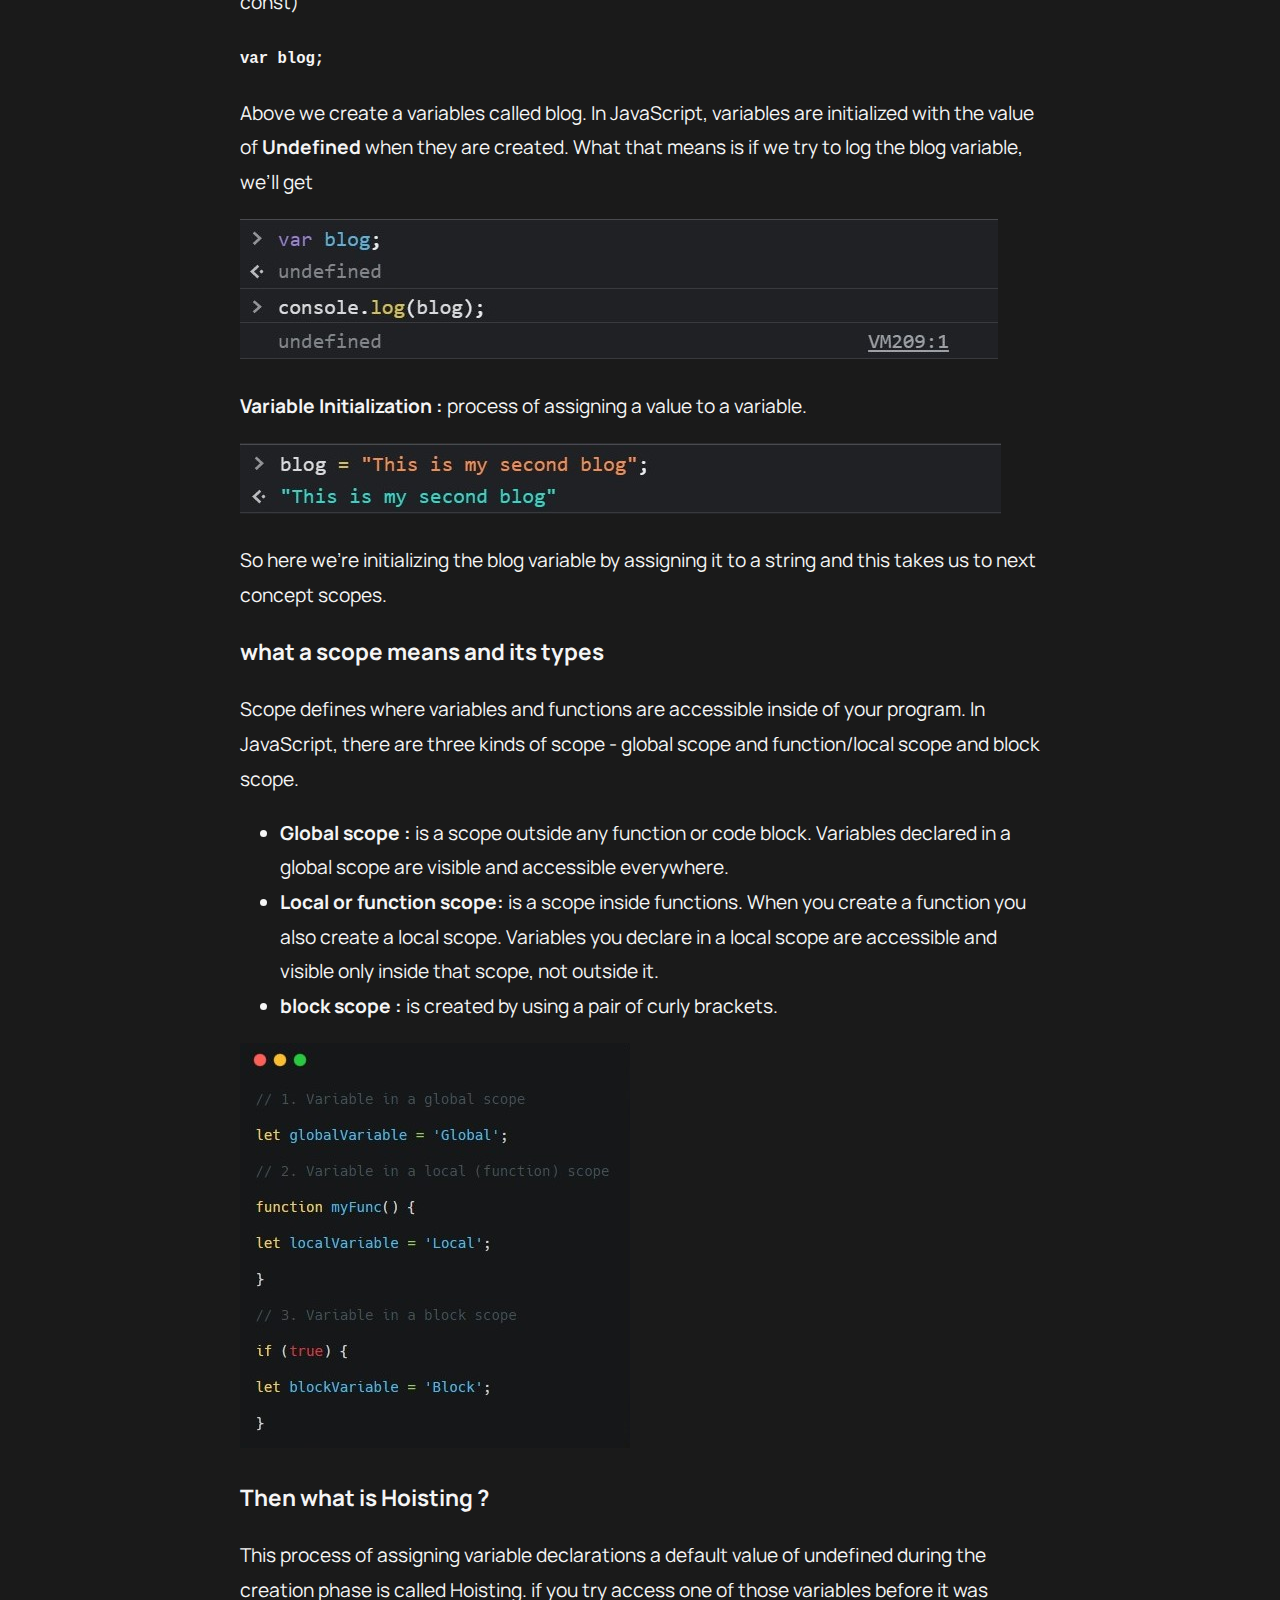
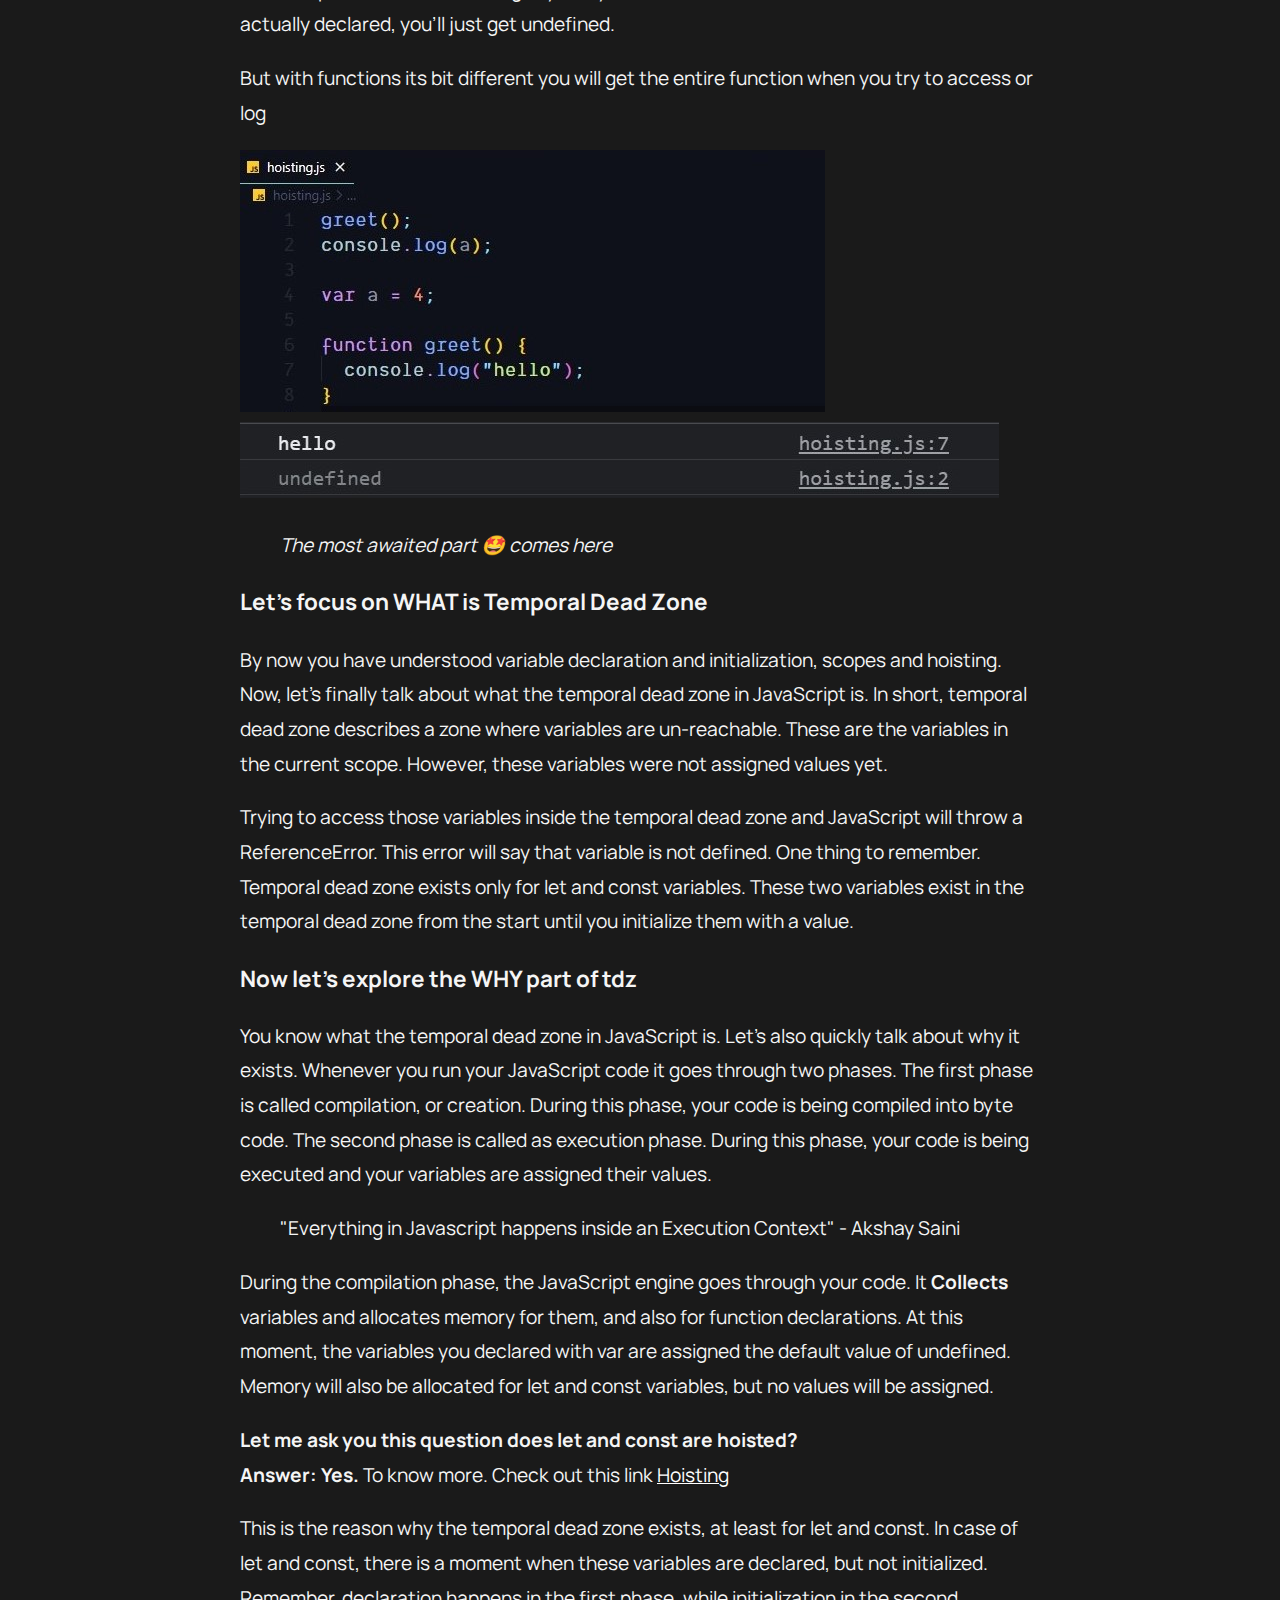
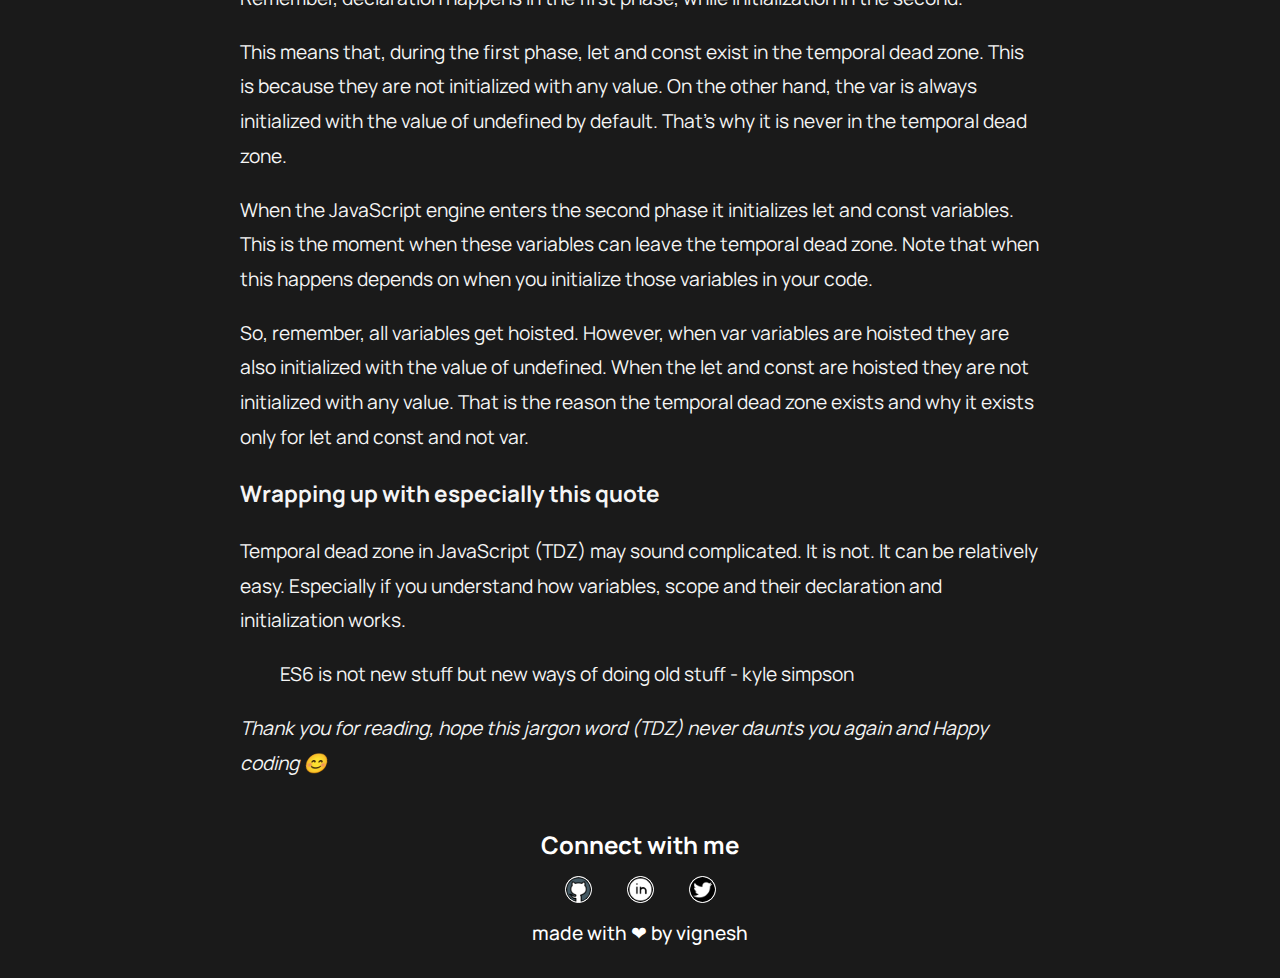
<file: blogs/article2.html>
<!DOCTYPE html>
<html lang="en">

<head>
    <meta charset="UTF-8">
    <meta http-equiv="X-UA-Compatible" content="IE=edge">
    <meta name="viewport" content="width=device-width, initial-scale=1.0">
    <title>Temporal Dead Zone</title>
    <link rel="stylesheet" href="style.css">
</head>

<body>
    <header> <a href="/blogs.html"> ⬅ back</a> </header>

    <main class="post">
        <h1 class="article-heading">A Deep Dive into Temporal Dead Zone 🧟‍♂️</h1>
        <h2 class="article-heading2">Understanding What, Why and how of TDZ in JavaScript.</h2>
        <P class="published-date"> 27th August, 2021</P>
        <p class="author">by Vignesh | @dev-vicki</p>
        <p class="blog-cover">
            <img src="../assets/cover2.png" alt="blog-cover" loading="lazy">
        </p>
        <article class="content">


            <p>Hello reader, hope you are doing awesome. This blog aims to break down that zombie feeling inside you
                when you again come across TDZ. We will explore what the temporal dead zone in javascript is and how it
                works.</p>

            <p>Before getting to know about tdz we should be aware of some core concepts in javascript to understand it
                better, you can treat the below points as pre-requistis oresle feel free to skip and move to Tdz.</p>

            <h3>TL;DR</h3>
            <ul>
                <li>Variable Declaration and Initialization</li>
                <li>Scopes and its types</li>
                <li>Hoisting</li>
                <li>most awaited part TDZ </li>
                <li>wrapping with a quote!</li>
            </ul>
            <i> So let us start!!!</i>

            <p>Before ES6 there was no other way to declare variables other than var keyword. <br> But ES6 brought
                us two different keywords let and const, both declarations are block-scoped, which means they are only
                accessible within the { } surrounding them. var, on the other side, don’t have any such restriction.</p>

            <h3>Let us know what Variable Declaration and Initialization </h3>
            <p><b>Variable Declaration : </b> process of creating a new variable within any 3 keywords (var, let, const)
            </p>
            <code><b>var blog;</b></code>
            <p>Above we create a variables called blog. In JavaScript, variables are initialized with the value of
                <b>Undefined</b> when they are created. What that means is if we try to log the blog variable, we’ll get
            </p>
            <img src="../assets/var.jpg" alt="Variable declaration">

            <p><b>Variable Initialization : </b> process of assigning a value to a variable.</p>
            <img src="../assets/var init.jpg" alt="">
            <p>So here we’re initializing the blog variable by assigning it to a string and this takes us to next
                concept scopes.</p>


            <h3>what a scope means and its types </h3>
            <p>Scope defines where variables and functions are accessible inside of your program. In JavaScript, there
                are three kinds of scope - global scope and function/local scope and block scope.</p>

            <ul>
                <li> <b>Global scope : </b> is a scope outside any function or code block. Variables declared in a
                    global scope are visible and accessible everywhere.</li>
                <li> <b>Local or function scope: </b> is a scope inside functions. When you create a function you also
                    create a local scope. Variables you declare in a local scope are accessible and visible only inside
                    that scope, not outside it.</li>
                <li> <b>block scope : </b> is created by using a pair of curly brackets.</li>
            </ul>
            <img src="../assets/scopes.jpg" alt="">


            <h3>Then what is Hoisting ?</h3>
            <p>This process of assigning variable declarations a default value of undefined during the creation phase is
                called Hoisting. if you try access one of those variables before it was actually declared, you’ll just
                get undefined.</p>
            <p>But with functions its bit different you will get the entire function when you try to access or log </p>

            <img src="../assets/codeHoisting.jpg" alt="">
            <img src="../assets//outputHoisting.jpg" alt="">


            <blockquote> <i>The most awaited part 🤩 comes here</i> </blockquote>

            <h3>Let’s focus on WHAT is Temporal Dead Zone</h3>
            <p> By now you have understood variable declaration and initialization, scopes and hoisting. Now, let’s
                finally talk about what the temporal dead zone in JavaScript is. In short, temporal dead zone describes
                a zone where variables are un-reachable. These are the variables in the current scope. However, these
                variables were not assigned values yet.</p>

            <p>Trying to access those variables inside the temporal dead zone and JavaScript will throw a
                ReferenceError. This error will say that variable is not defined. One thing to remember. Temporal dead
                zone exists only for let and const variables. These two variables exist in the temporal dead zone from
                the start until you initialize them with a value.</p>

            <h3> Now let’s explore the WHY part of tdz</h3>
            <p>You know what the temporal dead zone in JavaScript is. Let’s also quickly talk about why it exists.
                Whenever you run your JavaScript code it goes through two phases. The first phase is called compilation,
                or creation. During this phase, your code is being compiled into byte code.
                The second phase is called as execution phase. During this phase, your code is being executed and your
                variables are assigned their values. 
            </p>

            <blockquote>"Everything in Javascript happens inside an Execution Context" - Akshay Saini</blockquote>

            <p>During the compilation phase, the JavaScript engine goes through your code. It <b>Collects</b> variables
                and allocates memory for them, and also for function declarations. At this moment, the variables you
                declared with var are assigned the default value of undefined. Memory will also be allocated
                for let and const variables, but no values will be assigned.</p>

            <p><b>Let me ask you this question does let and const are hoisted? </b> <br>
                <b> Answer: Yes. </b> To know more. Check out this link <a
                    href="https://developer.mozilla.org/en-US/docs/Glossary/Hoisting" style=" color: #fff;">Hoisting</a> </p>


            <p>This is the reason why the temporal dead zone exists, at least for let and const. In case of let and
                const, there is a moment when these variables are declared, but not initialized. Remember, declaration
                happens in the first phase, while initialization in the second.</p>

            <p>This means that, during the first phase, let and const exist in the temporal dead zone. This is because
                they are not initialized with any value. On the other hand, the var is always initialized with the value
                of undefined by default. That’s why it is never in the temporal dead zone.</p>

            <p>When the JavaScript engine enters the second phase it initializes let and const variables. This is the
                moment when these variables can leave the temporal dead zone. Note that when this happens depends on
                when you initialize those variables in your code.</p>

            <p>So, remember, all variables get hoisted. However, when var variables are hoisted they are also
                initialized with the value of undefined. When the let and const are hoisted they are not initialized
                with any value. That is the reason the temporal dead zone exists and why it exists only
                for let and const and not var.</p>

            <h3>Wrapping up with especially this quote</h3>
            <p>Temporal dead zone in JavaScript (TDZ) may sound complicated. It is not. It can be relatively easy.
                Especially if you understand how variables, scope and their declaration and initialization works.</p>
            <blockquote> ES6 is not new stuff but new ways of doing old stuff - kyle simpson </blockquote>
            <i> Thank you for reading, hope this jargon word (TDZ) never daunts you again and Happy coding 😊 </i>
        </article>


    </main>
    <footer class="footer">
        <div class="footer-header">Connect with me</div>
        <ul class="social-links list-non-bullet">
            <li class="list-item-inline"><a class="link" href="https://github.com/dev-vicki"><img
                        src="../assets/github.png" alt=""></a></li>
            <li class="list-item-inline"><a class="link" href="https://www.linkedin.com/in/vignesh77/"><img
                        src="../assets/linkedin.png" alt=""></a></li>
            <li class="list-item-inline"><a class="link" href="https://twitter.com/dev_vicki"><img
                        src="../assets/twitter.png" alt=""></a></li>
            <div class="footer-footer">made with ❤ by vignesh</div>
    </footer>
</body>

</html>
</file>
<file: style.css>
@import url("https://fonts.googleapis.com/css2?family=Manrope:wght@200;300;400;500;700;800&display=swap");

:root{
    --main-background-color: linear-gradient(90deg, rgba(2,0,36,1) 0%, rgba(192,57,43,1) 0%, rgba(255,94,98,1) 0%, rgba(142,68,173,1) 100%);
    --light-gray: #bdc3c7;
    --dark-color: #1a1a1a;
    --separator-color: #2d3436;
}

body{
    background: var(--main-background-color);
    font-family: "Manrope", sans-serif;
    color: #fff;
    padding: 0;
    margin: 0;
}

/**navigation bar**/
.navigation {
    background-color: var(--dark-color);
    text-decoration: none;
    border-radius: 0rem 0rem 2rem 2rem;
    color: var(--light-gray);
    border-style: none none none;
}

.navigation .nav-logo {
    max-width: 50px;
    border-radius: 50rem;
    text-align: center;
    padding: 0px;
    margin: 0px;
    display: inline-block;
    vertical-align: top;
}

.navigation .nav-brand {
    font-weight: bold;
    font-size: 1.5rem;
    text-align: center;
    padding: 10px;
    margin: 0px;
    display: inline-block;
    vertical-align: top;
}

.nav-pill {
    text-align: right;
    padding-right: 2rem;
}

.nav-pill .link {
    color: var(--light-gray);
}

.navigation .link-active {
    font-weight: bold;
    color: var(--light-gray);
    border-style: solid none none none;
}

/**links**/
.link {
    text-decoration: none;
    color: var(--separator-color);
    padding: 0.4rem 0.8rem;
}

.primary-link {
    background-color: var(--light-gray);
    border-radius: 0.25rem;
    border: 2rem;
}

.secondary-link {
    background-color: var(--separator-color);
    color: var(--light-gray);
    border-radius: 0.25rem;
    border: 1px;
}

/**list**/
.list-non-bullet {
    list-style: none;
}

.list-item-inline {
    display: inline;
    padding: 0rem 1rem;
}

/* hero section */
.hero {
    padding: 2rem;
    text-align: center;
}

.hero .hero-img {
    max-width: 450px;
    display: block;
    margin: auto;
    padding-bottom: 0;
}

.hero .heading-inverse {
    color: var(--separator-color);
}

hr {
    margin: 1.5rem 0rem;
}

/**containers**/
.container {
    padding: 0rem 1rem;
}

.container-center {
    max-width: 600px;
    margin: auto;
}

/** section **/
.section {
    padding: 2rem;
    padding-bottom: 3rem;
}

.section h1 {
    text-align: center;
}

.section .heading {
    color: var(--separator-color);
}


.dark-section {
    background-color: var(--dark-color);
}

/** badge **/
.badge {
    margin-left: 1rem;
    text-align: center;
    max-width: 80px;
    padding: 0.2rem;
    margin-top: 1rem;
    margin-left: 0;
    background-color: var(--separator-color);
    border: 0.5px solid;
    border-color: var(--light-gray);
    color: var(--light-gray);
    border-radius: 2rem;
    font-size: smaller;
}

/** footer **/

.footer {
    background: linear-gradient(90deg, rgba(2,0,36,1) 0%, rgba(192,57,43,1) 0%, rgba(255,94,98,1) 0%, rgba(142,68,173,1) 100%);
    border-radius: 0 3rem 0 0;
    padding: 1rem 0rem 0.5rem 0rem;
    text-align: center;
}

.footer-header {
    color: var(--dark-color);
    font-weight: bolder;
    font-size: x-large;
}

.footer ul {
    padding-inline-start: 0px;
}

.footer img {
    width: 50px;
}

.footer-footer {
    color: var(--dark-color);
    font-weight: bold;
    margin-top: 1rem;
}
</file>
<file: blogs/style.css>
@import url("https://fonts.googleapis.com/css2?family=Manrope:wght@200;300;400;500;700;800&display=swap");

:root {
  --bg-color: #071e3d;
  --text-color: whitesmoke;
  --secondary-color: #fff;
  --dark-color: #1a1a1a;
}

body {
  font-family: "Manrope", serif;
  display: block;
  text-align: center;
  color: var(--text-color);
  background-color: var(--dark-color);
  line-height: 26pt;
  font-size: larger;
}

nav {
  padding-top: 3rem;
  padding-bottom: 2rem;
  display: block;
  margin: auto;
  max-width: 800px;
  text-align: left;
  border: 0.25px solid;
  border-top: 0;
  border-left: 0;
  border-right: 0;
}

header {
  padding-top: 2rem;
}
header a {
  text-decoration: none;
  color: whitesmoke;
  font-family: "Manrope", sans-serif;
}

.blog-cover img {
  max-width: 800px;
}

@media only screen and (max-width: 800px) {
  .blog-cover img {
    max-width: 300px;
  }

  .blog-code-img {
    max-width: 300px;
  }
}

.post {
  display: block;
  margin: auto;
  text-align: left;
  padding-bottom: 2rem;
  background-color: var(--dark-color);
  padding: 2rem;
  max-width: 800px;
}

.article-heading {
  font-family: "Manrope", sans-serif;
  color: whitesmoke;
  font-size: xx-larger;
  font-weight: bolder;
}
.article-heading2 {
  font-family: "Manrope", sans-serif;
  color: #9ca5a5;
  font-size: x-large;
  font-weight: 600;
}
.published-date {
  font-family: "Manrope", sans-serif;
  font-size: small;
}
.author {
  font-family: "Manrope", sans-serif;
  font-size: small;
  font-weight: 600;
}

.content {
  display: block;
  margin: auto;
  max-width: 800px;
  text-align: left;
  background-color: var(--dark-color);
}
.content h2 {
  font-family: "Manrope", sans-serif;
  font-size: xx-large;
}

/**list**/
.list-non-bullet {
  list-style: none;
}
.list-item-inline {
  display: inline;
  padding: 0rem 1rem;
}

/** footer **/
.footer {
  padding-top: 2rem;
  font-family: "Manrope", sans-serif;
  padding: 1rem 0rem 0.5rem 0rem;
  text-align: center;
}

.footer-header {
  color: var(--secondary-color);
  font-weight: bolder;
  font-size: x-large;
}

.footer ul {
  padding-inline-start: 0px;
  font-size: small;
}

.footer img {
  width: 25px;
  background-color: var(--secondary-color);
  border: 1px solid #fff;
  border-radius: 50%;
}

.footer-footer {
  color: var(--secondary-color);
  font-size: 1.2rem;
  font-weight: 500;
}
</file>
